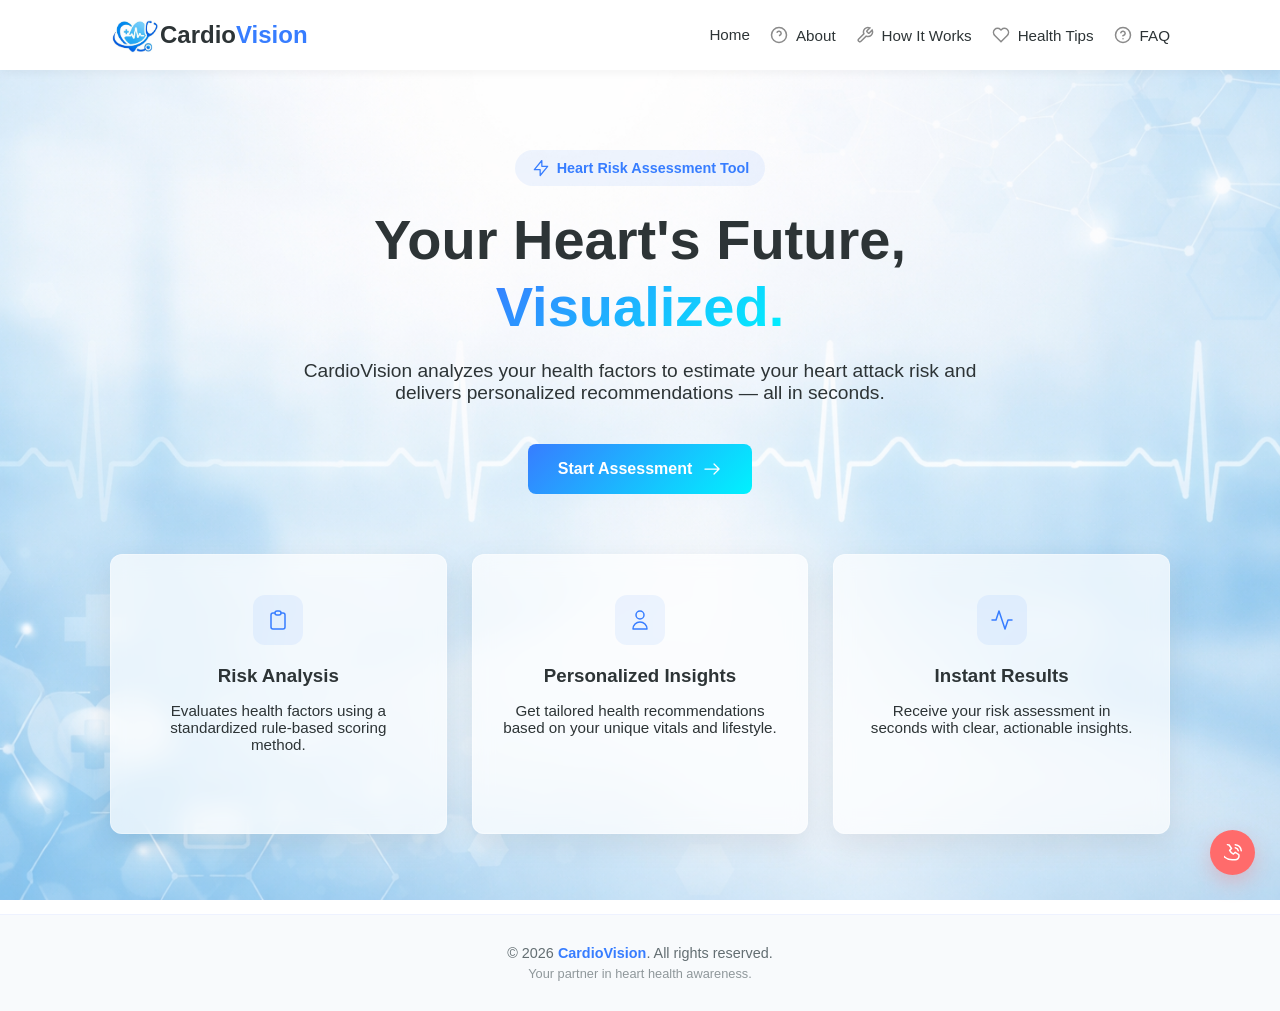
<file: index.html>
<!DOCTYPE html>
<html lang="en">
<head>
    <meta charset="UTF-8">
    <meta name="viewport" content="width=device-width, initial-scale=1.0">
    <title>CardioVision | Heart Risk Assessment Tool</title>
    <link rel="stylesheet" href="style.css">
    <link rel="preconnect" href="https://fonts.googleapis.com">
    <link rel="preconnect" href="https://fonts.gstatic.com" crossorigin>
    <link href="https://fonts.googleapis.com/css2?family=Inter:wght@400;600;700&display=swap" rel="stylesheet">
</head>
<body>

   <nav class="navbar">
    <div class="nav-container">
        <div class="logo"><img src="images/logo4.jpeg" alt="CardioVision Logo" style="width: 50px; height: 50px;">Cardio<span>Vision</span></div>
        <ul class="nav-links">
            <li><a href="index.html">Home</a></li>
            <li><a href="about.html">
                <svg width="18" height="18" viewBox="0 0 24 24" fill="none" stroke="currentColor" stroke-width="2"><circle cx="12" cy="12" r="10"/><path d="M9.09 9a3 3 0 0 1 5.83 1c0 2-3 3-3 3"/><line x1="12" y1="17" x2="12.01" y2="17"/></svg>
                About</a></li>
            <li><a href="how-it-works.html">
                <svg width="18" height="18" viewBox="0 0 24 24" fill="none" stroke="currentColor" stroke-width="2"><path d="M14.7 6.3a1 1 0 0 0 0 1.4l1.6 1.6a1 1 0 0 0 1.4 0l3.77-3.77a6 6 0 0 1-7.94 7.94l-6.91 6.91a2.12 2.12 0 0 1-3-3l6.91-6.91a6 6 0 0 1 7.94-7.94l-3.76 3.76z"/></svg>
                How It Works</a></li>
            <li><a href="health-tips.html">
                <svg width="18" height="18" viewBox="0 0 24 24" fill="none" stroke="currentColor" stroke-width="2"><path d="M20.42 4.58a5.4 5.4 0 0 0-7.65 0l-.77.78-.77-.78a5.4 5.4 0 0 0-7.65 0C1.46 6.7 1.33 10.28 4 13l8 8 8-8c2.67-2.72 2.54-6.3.42-8.42z"/></svg>
                Health Tips</a></li>
 
<li>
    <a href="faq.html">
        <svg xmlns="http://www.w3.org/2000/svg" width="18" height="18" viewBox="0 0 24 24" fill="none" stroke="currentColor" stroke-width="2" stroke-linecap="round" stroke-linejoin="round" class="feather feather-help-circle">
            <circle cx="12" cy="12" r="10"></circle>
            <path d="M9.09 9a3 3 0 0 1 5.83 1c0 2-3 3-3 3"></path>
            <line x1="12" y1="17" x2="12.01" y2="17"></line>
        </svg>
        <span>FAQ</span>
    </a>
</li>
        </ul>
    </div>
</nav>


    <main id="main-content">
        <section id="home" class="hero">
            <div class="container">
                <div class="badge-tag">
                    <svg width="20" height="20" viewBox="0 0 24 24" fill="none" xmlns="http://www.w3.org/2000/svg"><path d="M13 10V3L4 14h7v7l9-11h-7z" stroke="#377DFF" stroke-width="1.5" stroke-linecap="round" stroke-linejoin="round"/></svg>
                    Heart Risk Assessment Tool
                </div>
                <h1>Your Heart's Future,<br><span>Visualized.</span></h1>
                <p>CardioVision analyzes your health factors to estimate your heart attack risk and delivers personalized recommendations — all in seconds.</p>
               <a href="assessment.html" class="btn-primary" style="text-decoration: none; display: inline-flex; align-items: center; gap: 10px;">
    Start Assessment 
    <svg width="20" height="20" viewBox="0 0 24 24" fill="none" xmlns="http://www.w3.org/2000/svg">
        <path d="M14.43 5.93L20.5 12l-6.07 6.07M3.5 12h16.83" stroke="#fff" stroke-width="1.5" stroke-miterlimit="10" stroke-linecap="round" stroke-linejoin="round"/>
    </svg>
</a>
                
                <div class="feature-grid">
                    <div class="feature-card">
                        <div class="icon-center-container">
                            <div class="icon-square-bg">
                                <svg width="24" height="24" viewBox="0 0 24 24" fill="none" xmlns="http://www.w3.org/2000/svg"><path d="M9 5H7a2 2 0 00-2 2v12a2 2 0 002 2h10a2 2 0 002-2V7a2 2 0 00-2-2h-2M9 5a2 2 0 002 2h2a2 2 0 002-2M9 5a2 2 0 012-2h2a2 2 0 012 2" stroke="#377DFF" stroke-width="1.5" stroke-linecap="round" stroke-linejoin="round"/></svg>
                            </div>
                        </div>
                        <h3>Risk Analysis</h3>
                        <p>Evaluates health factors using a standardized rule-based scoring method.</p>
                    </div>
                    <div class="feature-card">
                        <div class="icon-center-container">
                            <div class="icon-square-bg">
                                <svg width="24" height="24" viewBox="0 0 24 24" fill="none" xmlns="http://www.w3.org/2000/svg"><path d="M16 7a4 4 0 11-8 0 4 4 0 018 0zM12 14a7 7 0 00-7 7h14a7 7 0 00-7-7z" stroke="#377DFF" stroke-width="1.5" stroke-linecap="round" stroke-linejoin="round"/></svg>
                            </div>
                        </div>
                        <h3>Personalized Insights</h3>
                        <p>Get tailored health recommendations based on your unique vitals and lifestyle.</p>
                    </div>
                    <div class="feature-card">
                        <div class="icon-center-container">
                            <div class="icon-square-bg">
                                <svg width="24" height="24" viewBox="0 0 24 24" fill="none" xmlns="http://www.w3.org/2000/svg"><path d="M22 12h-4l-3 9L9 3l-3 9H2" stroke="#377DFF" stroke-width="1.5" stroke-linecap="round" stroke-linejoin="round"/></svg>
                            </div>
                        </div>
                        <h3>Instant Results</h3>
                        <p>Receive your risk assessment in seconds with clear, actionable insights.</p>
                    </div>
                </div>
            </div>
        </section>
           <footer>
    <div class="container">
        <p>&copy; 2026 <span>CardioVision</span>. All rights reserved.</p>
        <p style="font-size: 0.8rem; margin-top: 5px; opacity: 0.7;">
            Your partner in heart health awareness.
        </p>
    </div>
</footer>
<a href="emergency.html" class="floating-emergency">
    <svg xmlns="http://www.w3.org/2000/svg" width="24" height="24" viewBox="0 0 24 24" fill="none" stroke="currentColor" stroke-width="2" stroke-linecap="round" stroke-linejoin="round">
        <path d="M15.05 5A5 5 0 0 1 19 8.95M15.05 1A9 9 0 0 1 23 8.95m-12.01 12.01a16 16 0 0 1-16-16A5 5 0 0 1 5 1c.67 0 1.31.12 1.9.34L10 6.01l-2.45 2.45a11.03 11.03 0 0 0 4.99 4.99L15 11l4.67 3.1c.22.59.34 1.23.34 1.9a5 5 0 0 1-5 5z"></path>
    </svg>
    <span>Emergency</span>
</a>
    </body>
</html>
</file>
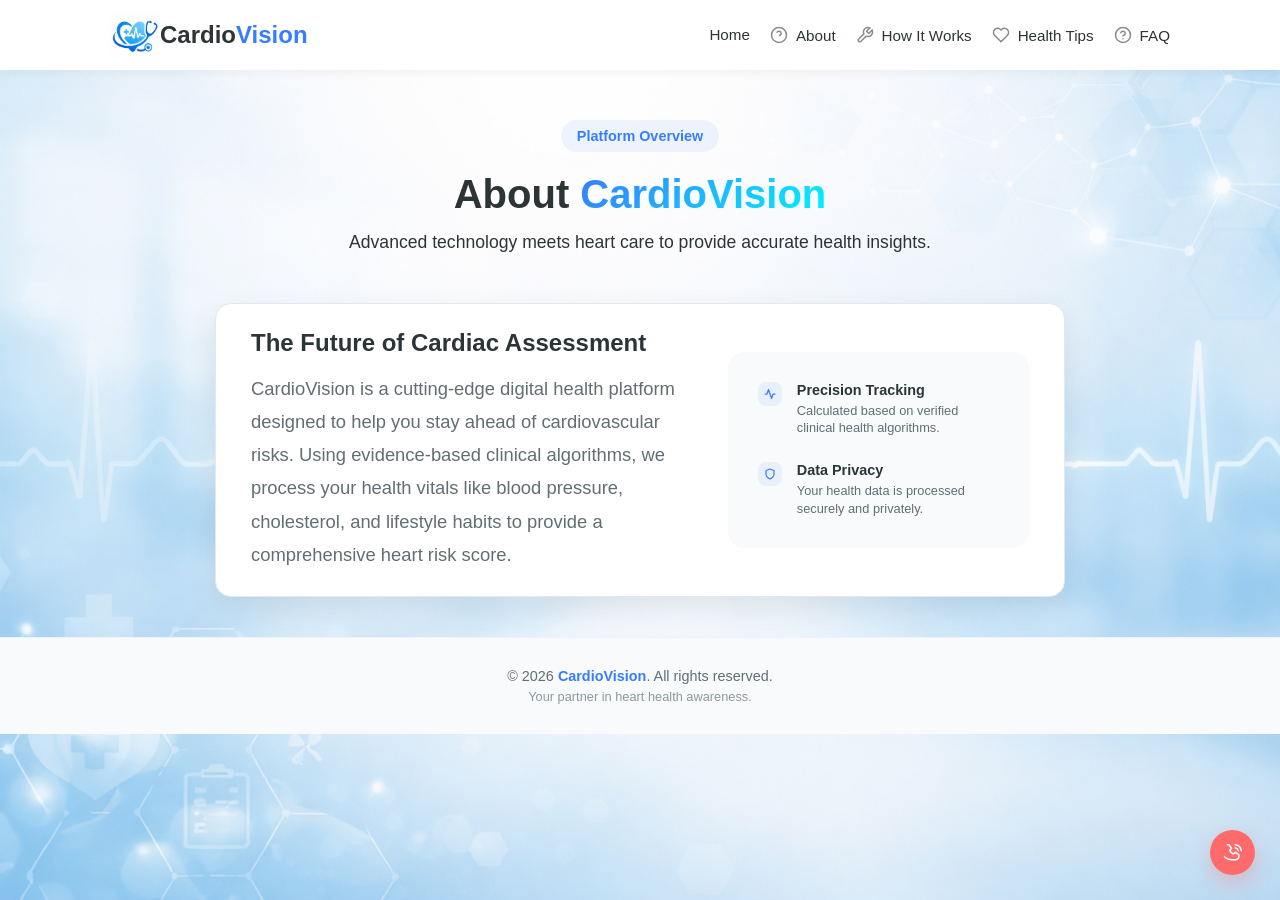
<file: about.html>
<!DOCTYPE html>
<html lang="en">
<head>
    <meta charset="UTF-8">
    <meta name="viewport" content="width=device-width, initial-scale=1.0">
    <title>CardioVision | About</title>
    <link rel="stylesheet" href="style.css">
    <link rel="preconnect" href="https://fonts.googleapis.com">
    <link rel="preconnect" href="https://fonts.gstatic.com" crossorigin>
    <link href="https://fonts.googleapis.com/css2?family=Inter:wght@400;600;700&display=swap" rel="stylesheet">
</head>
<body>
   <nav class="navbar">
    <div class="nav-container">
        <div class="logo"><img src="images/logo4.jpeg" alt="CardioVision Logo" style="width: 50px; height: 50px;">Cardio<span>Vision</span></div>
        <ul class="nav-links">
            <li><a href="index.html">Home</a></li>
            <li><a href="about.html">
                <svg width="18" height="18" viewBox="0 0 24 24" fill="none" stroke="currentColor" stroke-width="2"><circle cx="12" cy="12" r="10"/><path d="M9.09 9a3 3 0 0 1 5.83 1c0 2-3 3-3 3"/><line x1="12" y1="17" x2="12.01" y2="17"/></svg>
                About</a></li>
            <li><a href="how-it-works.html">
                <svg width="18" height="18" viewBox="0 0 24 24" fill="none" stroke="currentColor" stroke-width="2"><path d="M14.7 6.3a1 1 0 0 0 0 1.4l1.6 1.6a1 1 0 0 0 1.4 0l3.77-3.77a6 6 0 0 1-7.94 7.94l-6.91 6.91a2.12 2.12 0 0 1-3-3l6.91-6.91a6 6 0 0 1 7.94-7.94l-3.76 3.76z"/></svg>
                How It Works</a></li>
            <li><a href="health-tips.html">
                <svg width="18" height="18" viewBox="0 0 24 24" fill="none" stroke="currentColor" stroke-width="2"><path d="M20.42 4.58a5.4 5.4 0 0 0-7.65 0l-.77.78-.77-.78a5.4 5.4 0 0 0-7.65 0C1.46 6.7 1.33 10.28 4 13l8 8 8-8c2.67-2.72 2.54-6.3.42-8.42z"/></svg>
                Health Tips</a></li>
                <li>
    <a href="faq.html">
        <svg xmlns="http://www.w3.org/2000/svg" width="18" height="18" viewBox="0 0 24 24" fill="none" stroke="currentColor" stroke-width="2" stroke-linecap="round" stroke-linejoin="round" class="feather feather-help-circle">
            <circle cx="12" cy="12" r="10"></circle>
            <path d="M9.09 9a3 3 0 0 1 5.83 1c0 2-3 3-3 3"></path>
            <line x1="12" y1="17" x2="12.01" y2="17"></line>
        </svg>
        <span>FAQ</span>
    </a>
</li>
                
        </ul>
    </div>
</nav>

   
       <section id="about" class="section bg-white" style="padding-top: 120px;">
    <div class="container">
        <div class="section-header" style="text-align: center; margin-bottom: 50px;">
            <div class="badge-tag">Platform Overview</div>
            <h2 class="section-title">About <span>CardioVision</span></h2>
            <p class="section-text">Advanced technology meets heart care to provide accurate health insights.</p>
        </div>

        <div class="about-card-container no-image">
            <div class="about-content-grid">
                <div class="about-text">
                    <h3 style="margin-bottom: 15px; font-size: 1.5rem;">The Future of Cardiac Assessment</h3>
                    <p class="about-description">
                        CardioVision is a cutting-edge digital health platform designed to help you stay ahead of cardiovascular risks. Using evidence-based clinical algorithms, we process your health vitals like blood pressure, cholesterol, and lifestyle habits to provide a comprehensive heart risk score.
                    </p>
                </div>
                
                <div class="about-stats-box">
                    <div class="a-feat">
                        <svg width="24" height="24" viewBox="0 0 24 24" fill="none" stroke="currentColor" stroke-width="2.5" stroke-linecap="round" stroke-linejoin="round"><path d="M22 12h-4l-3 9L9 3l-3 9H2"/></svg>
                        <div>
                            <strong>Precision Tracking</strong>
                            <p>Calculated based on verified clinical health algorithms.</p>
                        </div>
                    </div>
                    <div class="a-feat">
                        <svg width="24" height="24" viewBox="0 0 24 24" fill="none" stroke="currentColor" stroke-width="2.5" stroke-linecap="round" stroke-linejoin="round"><path d="M12 22s8-4 8-10V5l-8-3-8 3v7c0 6 8 10 8 10z"/></svg>
                        <div>
                            <strong>Data Privacy</strong>
                            <p>Your health data is processed securely and privately.</p>
                        </div>
                    </div>
                </div>
            </div>
        </div>
    </div>
</section>
   <footer>
    <div class="container">
        <p>&copy; 2026 <span>CardioVision</span>. All rights reserved.</p>
        <p style="font-size: 0.8rem; margin-top: 5px; opacity: 0.7;">
            Your partner in heart health awareness.
        </p>
    </div>
</footer>
<a href="emergency.html" class="floating-emergency">
    <svg xmlns="http://www.w3.org/2000/svg" width="24" height="24" viewBox="0 0 24 24" fill="none" stroke="currentColor" stroke-width="2" stroke-linecap="round" stroke-linejoin="round">
        <path d="M15.05 5A5 5 0 0 1 19 8.95M15.05 1A9 9 0 0 1 23 8.95m-12.01 12.01a16 16 0 0 1-16-16A5 5 0 0 1 5 1c.67 0 1.31.12 1.9.34L10 6.01l-2.45 2.45a11.03 11.03 0 0 0 4.99 4.99L15 11l4.67 3.1c.22.59.34 1.23.34 1.9a5 5 0 0 1-5 5z"></path>
    </svg>
    <span>Emergency</span>
</a>

</body>
</html>
</file>
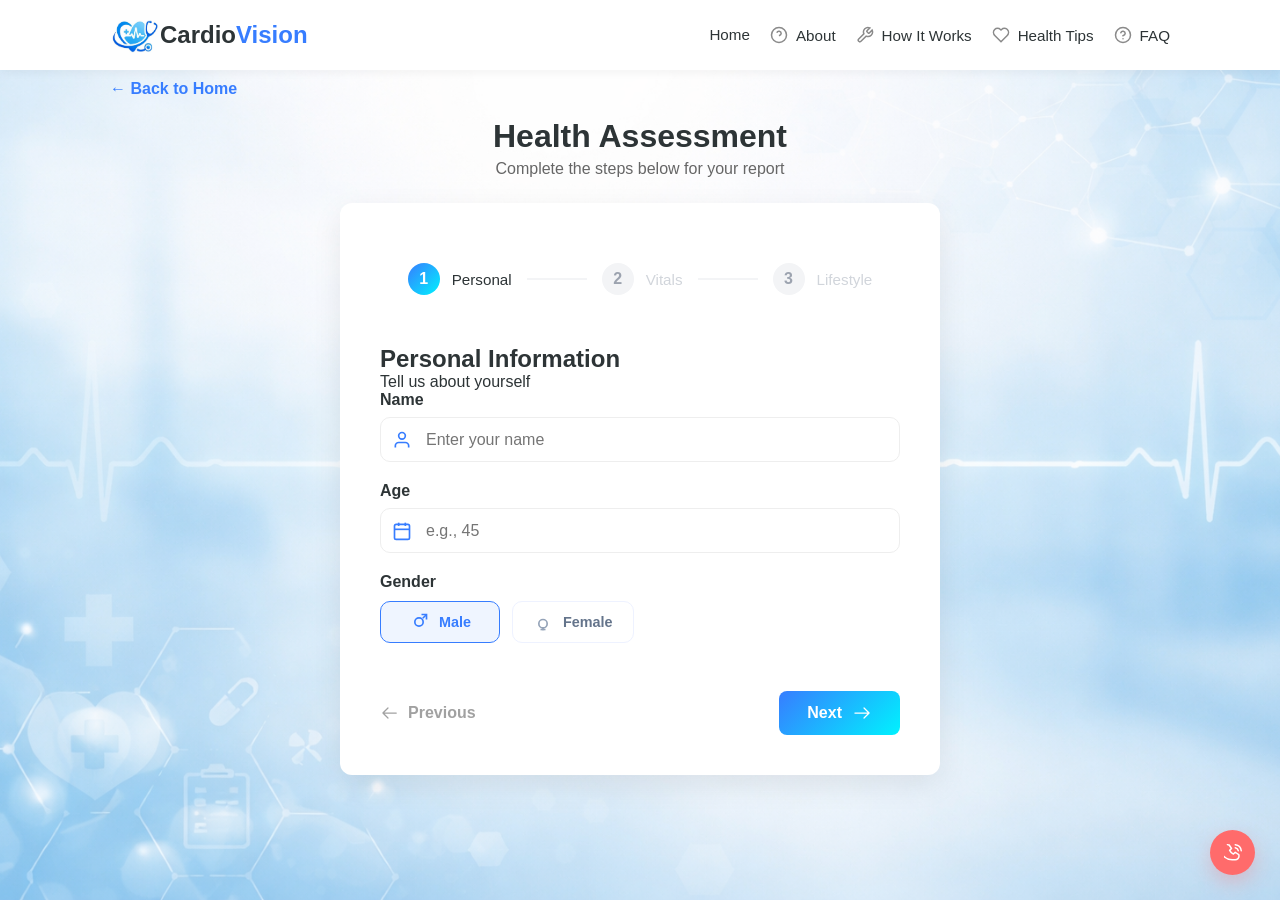
<file: assessment.html>
<!DOCTYPE html>
<html lang="en">
<head>
    <meta charset="UTF-8">
    <meta name="viewport" content="width=device-width, initial-scale=1.0">
    <title>CardioVision | Assessment</title>
    <link rel="stylesheet" href="style.css">
    <link rel="preconnect" href="https://fonts.googleapis.com">
    <link rel="preconnect" href="https://fonts.gstatic.com" crossorigin>
    <link href="https://fonts.googleapis.com/css2?family=Inter:wght@400;600;700&display=swap" rel="stylesheet">
</head>
<body>
   <nav class="navbar">
    <div class="nav-container">
        <div class="logo"><img src="images/logo4.jpeg" alt="CardioVision Logo" style="width: 50px; height: 50px;">Cardio<span>Vision</span></div>
        <ul class="nav-links">
            <li><a href="index.html">Home</a></li>
            <li><a href="about.html">
                <svg width="18" height="18" viewBox="0 0 24 24" fill="none" stroke="currentColor" stroke-width="2"><circle cx="12" cy="12" r="10"/><path d="M9.09 9a3 3 0 0 1 5.83 1c0 2-3 3-3 3"/><line x1="12" y1="17" x2="12.01" y2="17"/></svg>
                About</a></li>
            <li><a href="how-it-works.html">
                <svg width="18" height="18" viewBox="0 0 24 24" fill="none" stroke="currentColor" stroke-width="2"><path d="M14.7 6.3a1 1 0 0 0 0 1.4l1.6 1.6a1 1 0 0 0 1.4 0l3.77-3.77a6 6 0 0 1-7.94 7.94l-6.91 6.91a2.12 2.12 0 0 1-3-3l6.91-6.91a6 6 0 0 1 7.94-7.94l-3.76 3.76z"/></svg>
                How It Works</a></li>
            <li><a href="health-tips.html">
                <svg width="18" height="18" viewBox="0 0 24 24" fill="none" stroke="currentColor" stroke-width="2"><path d="M20.42 4.58a5.4 5.4 0 0 0-7.65 0l-.77.78-.77-.78a5.4 5.4 0 0 0-7.65 0C1.46 6.7 1.33 10.28 4 13l8 8 8-8c2.67-2.72 2.54-6.3.42-8.42z"/></svg>
                Health Tips</a></li>
                <li>
    <a href="faq.html">
        <svg xmlns="http://www.w3.org/2000/svg" width="18" height="18" viewBox="0 0 24 24" fill="none" stroke="currentColor" stroke-width="2" stroke-linecap="round" stroke-linejoin="round" class="feather feather-help-circle">
            <circle cx="12" cy="12" r="10"></circle>
            <path d="M9.09 9a3 3 0 0 1 5.83 1c0 2-3 3-3 3"></path>
            <line x1="12" y1="17" x2="12.01" y2="17"></line>
        </svg>
        <span>FAQ</span>
    </a>
</li>
        </ul>
    </div>
</nav>

       <section id="assessment-view" class="section">
        <div class="container">
            <button class="btn-back" onclick="showHome()">← Back to Home</button>
            <div id="assessment-heading" style="text-align: center; margin-bottom: 25px;">
        <h1 style="font-size: 2rem; color: var(--text-dark); margin-bottom: 5px;">Health Assessment</h1>
        <p style="color: #666;">Complete the steps below for your report</p>
    </div>
           <form class="assessment-card" id="multiStepForm">
                <div class="progbar-container">
                    <div class="progbar-item current" id="pb-item-1">
                        <div class="progbar-circle">1</div>
                        <span class="progbar-text">Personal</span>
                    </div>
                    <div class="progbar-line"></div>
                    <div class="progbar-item" id="pb-item-2">
                        <div class="progbar-circle">2</div>
                        <span class="progbar-text">Vitals</span>
                    </div>
                    <div class="progbar-line"></div>
                    <div class="progbar-item" id="pb-item-3">
                        <div class="progbar-circle">3</div>
                        <span class="progbar-text">Lifestyle</span>
                    </div>
                </div>

                <div class="form-step active" id="step1">
                    <h2>Personal Information</h2>
                    <p class="subtitle">Tell us about yourself</p>
                    <div class="form-group">
    <label>Name</label>
    <div class="input-with-icon">
        <svg width="20" height="20" viewBox="0 0 24 24" fill="none" stroke="currentColor" stroke-width="2" class="input-icon">
            <path d="M20 21v-2a4 4 0 0 0-4-4H8a4 4 0 0 0-4 4v2"/>
            <circle cx="12" cy="7" r="4"/>
        </svg>
   <input type="text" id="userName" placeholder="Enter your name" required>
    </div>
</div>
                   <div class="form-group">
    <label>Age</label>
    <div class="input-with-icon">
       
<svg width="20" height="20" viewBox="0 0 24 24" fill="none" stroke="currentColor" stroke-width="2" class="input-icon">
<rect x="3" y="4" width="18" height="18" rx="2" ry="2"></rect>
<line x1="16" y1="2" x2="16" y2="6"></line>
<line x1="8" y1="2" x2="8" y2="6"></line>
<line x1="3" y1="10" x2="21" y2="10"></line>
</svg>
        <input type="number" id="userAge" placeholder="e.g., 45">
    </div>
</div>
                    <div class="form-group">
    <label>Gender</label>
    <div class="gender-selection">
        <label class="gender-option">
            <input type="radio" name="gender" value="male" id="male" checked>
            <div class="gender-box">
                <svg width="20" height="20" viewBox="0 0 24 24" fill="none" stroke="currentColor" stroke-width="2"><path d="M12 12m-5 0a5 5 0 1 0 10 0a5 5 0 1 0 -10 0"/><path d="M16.5 7.5L21 3"/><path d="M15 3h6v6"/></svg>
                <span>Male</span>
            </div>
        </label>
        
        <label class="gender-option">
            <input type="radio" name="gender" value="female" id="female">
            <div class="gender-box">
                <svg width="20" height="20" viewBox="0 0 24 24" fill="none" stroke="currentColor" stroke-width="2"><path d="M12 14m-5 0a5 5 0 1 0 10 0a5 5 0 1 0 -10 0"/><path d="M12 19v3"/><path d="M9 21h6"/></svg>
                <span>Female</span>
            </div>
        </label>
    </div>
</div>
                    <div class="form-btns-fixed">
                        <button type="button" class="btn-prev" disabled>
                            <svg width="20" height="20" viewBox="0 0 24 24" fill="none" stroke="currentColor" stroke-width="1.5"><path d="M19.5 12h-16m0 0l6.07 6.07M3.5 12l6.07-6.07" stroke-linecap="round" stroke-linejoin="round"/></svg>
                            Previous
                        </button>
                        <button type="button" class="btn-next-blue" onclick="nextStep(2)">
                            Next
                            <svg width="20" height="20" viewBox="0 0 24 24" fill="none" xmlns="http://www.w3.org/2000/svg"><path d="M14.43 5.93L20.5 12l-6.07 6.07M3.5 12h16.83" stroke="#fff" stroke-width="1.5" stroke-miterlimit="10" stroke-linecap="round" stroke-linejoin="round"/></svg>
                        </button>
                    </div>
                </div>

                <div class="form-step" id="step2">
                    <h2>Health Vitals</h2>
                    <p class="subtitle">Enter your key health numbers</p>
                    <div class="form-group">
    <label>Systolic Blood Pressure (mmHg)</label>
    <div class="input-with-icon">
        <svg width="20" height="20" viewBox="0 0 24 24" fill="none" stroke="currentColor" stroke-width="2" class="input-icon">
<path d="M20.8 4.6c-1.5-1.5-4-1.5-5.5 0L12 7.9 8.7 4.6c-1.5-1.5-4-1.5-5.5 0s-1.5 4 0 5.5L12 21l8.8-10.9c1.5-1.5 1.5-4 0-5.5z"/>
<polyline points="3 12 7 12 9 9 11 15 13 12 17 12"/>
</svg>
        <input type="number" id="userBP" placeholder="e.g., 120">
    </div>
     <small>Normal: ~120 | High: 140+</small>
</div>
                    <div class="form-group">
    <label>Total Cholesterol (mg/dL)</label>
    <div class="input-with-icon">
        <svg width="20" height="20" viewBox="0 0 24 24" fill="none" stroke="currentColor" stroke-width="2" class="input-icon">
<path d="M12 2C12 2 6 10 6 14a6 6 0 0 0 12 0c0-4-6-12-6-12z"/>
</svg>
        <input type="number" id="userChol" placeholder="e.g., 200">
       </div>
     <small>Desirable: <200 | High: 240+</small>
</div>
                  <div class="form-group">
    <label>BMI (Body Mass Index)</label>
    <div class="input-with-icon">
        <svg width="20" height="20" viewBox="0 0 24 24" fill="none" stroke="currentColor" stroke-width="2" class="input-icon">
<rect x="4" y="4" width="16" height="16" rx="3"/>
<circle cx="12" cy="10" r="2"/>
<line x1="12" y1="10" x2="16" y2="7"/>
</svg>
        <input type="number" step="0.1" id="userBMI" placeholder="e.g., 24.5">
    </div>
    <small>Normal: 18.5-24.9 | Overweight: 25-29.9 | Obese: 30+</small>
</div>
                    
                    <div class="form-btns-fixed">
                        <button type="button" class="btn-prev" onclick="nextStep(1)">
                            <svg width="20" height="20" viewBox="0 0 24 24" fill="none" stroke="currentColor" stroke-width="1.5"><path d="M19.5 12h-16m0 0l6.07 6.07M3.5 12l6.07-6.07" stroke-linecap="round" stroke-linejoin="round"/></svg>
                            Previous
                        </button>
                        <button type="button" class="btn-next-blue" onclick="nextStep(3)">
                            Next
                            <svg width="20" height="20" viewBox="0 0 24 24" fill="none" xmlns="http://www.w3.org/2000/svg"><path d="M14.43 5.93L20.5 12l-6.07 6.07M3.5 12h16.83" stroke="#fff" stroke-width="1.5" stroke-miterlimit="10" stroke-linecap="round" stroke-linejoin="round"/></svg>
                        </button>
                    </div>
                </div>

                <div class="form-step" id="step3">
                    <h2>Lifestyle & History</h2>
                    <p class="subtitle">A few more details for accurate analysis</p>
                    <div class="form-group">
    <label>Physical Activity Level</label>

    <div class="input-with-icon">

        <!-- Activity Icon -->
        <svg width="20" height="20" viewBox="0 0 24 24" fill="none" stroke="currentColor" stroke-width="2" class="input-icon">
            <circle cx="13" cy="4" r="2"/>
            <path d="M9 22l3-6 2 2 4-4"/>
            <path d="M7 12l3-3 2 2"/>
        </svg>

        <select id="userActivity">
            <option value="low">Low — No exercise</option>
            <option value="moderate">Moderate — Some regular exercise</option>
            <option value="high">High — Frequent exercise</option>
        </select>

    </div>
</div>
        <div class="checkbox-group">
    <label class="custom-checkbox">
        <input type="checkbox" id="smoke">
        <div class="checkbox-box">
            <svg class="check-icon" width="20" height="20" viewBox="0 0 24 24" fill="none" stroke="currentColor" stroke-width="2">
<line x1="2" y1="12" x2="16" y2="12"/>
<line x1="16" y1="12" x2="20" y2="12"/>
<line x1="20" y1="10" x2="20" y2="14"/>
<path d="M18 7c1 1 1 2 0 3"/>
<path d="M21 6c1 1 1 3 0 4"/>
</svg>

            <span>I currently smoke</span>
        </div>
    </label>

    <label class="custom-checkbox">
        <input type="checkbox" id="diabetes">
        <div class="checkbox-box">
            <svg  class="check-icon" width="20" height="20" viewBox="0 0 24 24" fill="none" stroke="currentColor" stroke-width="2">
<path d="M12 2C12 2 6 10 6 14a6 6 0 0 0 12 0c0-4-6-12-6-12z"/>
</svg>
            <span>I have diabetes</span>
        </div>
    </label>

    <label class="custom-checkbox">
        <input type="checkbox" id="family">
        <div class="checkbox-box">
            <svg  class="check-icon" width="20" height="20" viewBox="0 0 24 24" fill="none" stroke="currentColor" stroke-width="2">
<path d="M20.8 4.6c-1.5-1.5-4-1.5-5.5 0L12 7.9 8.7 4.6c-1.5-1.5-4-1.5-5.5 0s-1.5 4 0 5.5L12 21l8.8-10.9c1.5-1.5 1.5-4 0-5.5z"/>
</svg>
            <span>Family history of heart disease</span>
        </div>
    </label>
</div>
                    <div class="form-btns-fixed">
                       <button type="button" class="btn-prev" onclick="nextStep(2)">
                            <svg width="20" height="20" viewBox="0 0 24 24" fill="none" stroke="currentColor" stroke-width="1.5"><path d="M19.5 12h-16m0 0l6.07 6.07M3.5 12l6.07-6.07" stroke-linecap="round" stroke-linejoin="round"/></svg>
                            Previous
                        </button>
                        <button type="button" class="btn-predict-risk" onclick="calculateRisk()">
                            <svg width="24" height="24" viewBox="0 0 24 24" fill="none" xmlns="http://www.w3.org/2000/svg"><path d="M12.62 20.81c-.34.12-.9.12-1.24 0C8.48 19.82 2 15.69 2 8.69 2 5.6 4.49 3.1 7.56 3.1c1.82 0 3.43.88 4.44 2.24a5.53 5.53 0 0 1 4.44-2.24C19.51 3.1 22 5.6 22 8.69c0 7-6.48 11.13-9.38 12.12z" stroke="#fff" stroke-width="1.5" stroke-linecap="round" stroke-linejoin="round"/></svg>
                            Predict Risk
                        </button>
                    </div>
                </div>
                </form>

          
</div>
    </section>
    <a href="emergency.html" class="floating-emergency">
    <svg xmlns="http://www.w3.org/2000/svg" width="24" height="24" viewBox="0 0 24 24" fill="none" stroke="currentColor" stroke-width="2" stroke-linecap="round" stroke-linejoin="round">
        <path d="M15.05 5A5 5 0 0 1 19 8.95M15.05 1A9 9 0 0 1 23 8.95m-12.01 12.01a16 16 0 0 1-16-16A5 5 0 0 1 5 1c.67 0 1.31.12 1.9.34L10 6.01l-2.45 2.45a11.03 11.03 0 0 0 4.99 4.99L15 11l4.67 3.1c.22.59.34 1.23.34 1.9a5 5 0 0 1-5 5z"></path>
    </svg>
    <span>Emergency</span>
</a>

    <script src="script.js"></script>
</body>
</html>
</file>
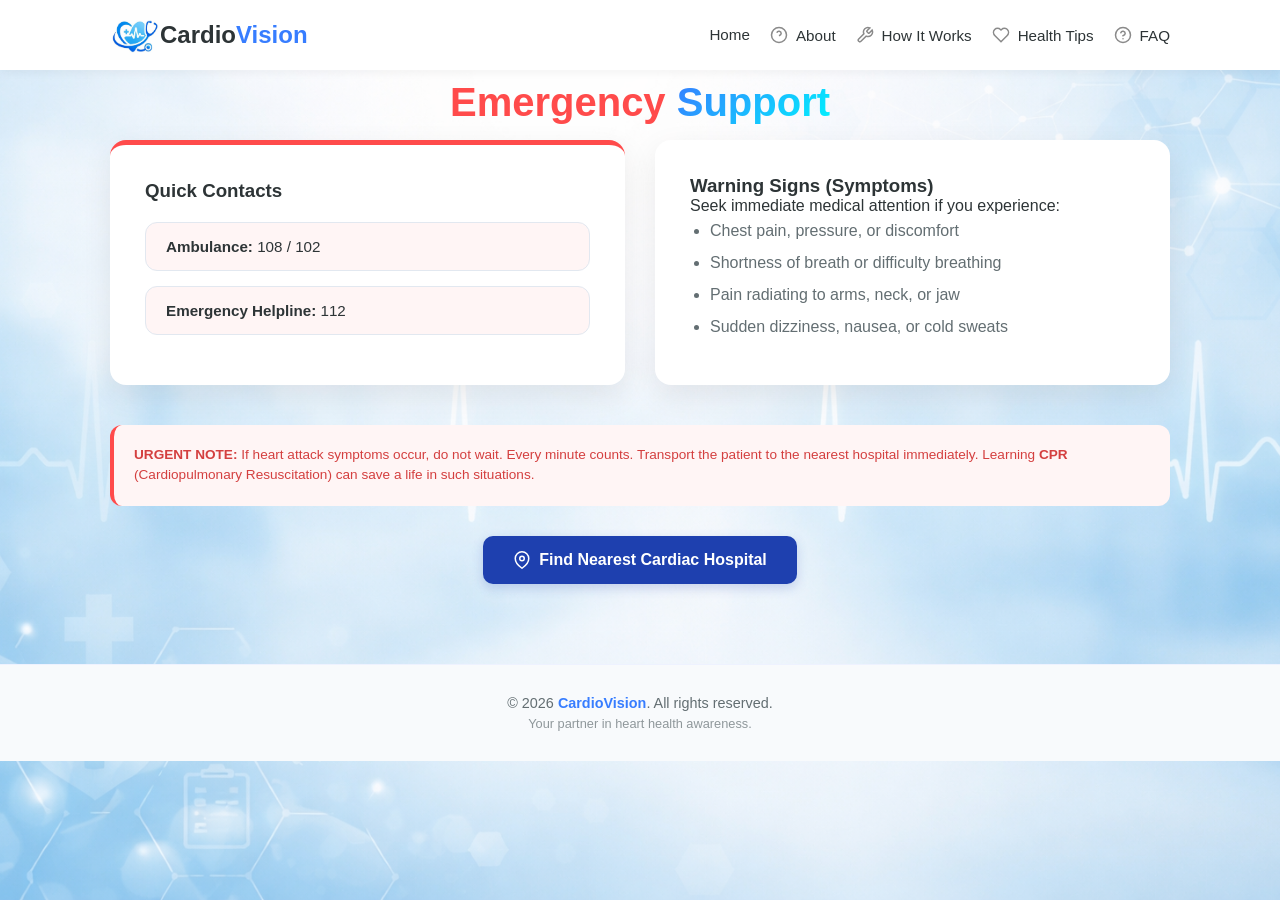
<file: emergency.html>
<!DOCTYPE html>
<html lang="en">
<head>
    <meta charset="UTF-8">
    <meta name="viewport" content="width=device-width, initial-scale=1.0">
    <title>CardioVision | About</title>
    <link rel="stylesheet" href="style.css">
    <link rel="preconnect" href="https://fonts.googleapis.com">
    <link rel="preconnect" href="https://fonts.gstatic.com" crossorigin>
    <link href="https://fonts.googleapis.com/css2?family=Inter:wght@400;600;700&display=swap" rel="stylesheet">
</head>
<body>
   <nav class="navbar">
    <div class="nav-container">
        <div class="logo"><img src="images/logo4.jpeg" alt="CardioVision Logo" style="width: 50px; height: 50px;">Cardio<span>Vision</span></div>
        <ul class="nav-links">
            <li><a href="index.html">Home</a></li>
            <li><a href="about.html">
                <svg width="18" height="18" viewBox="0 0 24 24" fill="none" stroke="currentColor" stroke-width="2"><circle cx="12" cy="12" r="10"/><path d="M9.09 9a3 3 0 0 1 5.83 1c0 2-3 3-3 3"/><line x1="12" y1="17" x2="12.01" y2="17"/></svg>
                About</a></li>
            <li><a href="how-it-works.html">
                <svg width="18" height="18" viewBox="0 0 24 24" fill="none" stroke="currentColor" stroke-width="2"><path d="M14.7 6.3a1 1 0 0 0 0 1.4l1.6 1.6a1 1 0 0 0 1.4 0l3.77-3.77a6 6 0 0 1-7.94 7.94l-6.91 6.91a2.12 2.12 0 0 1-3-3l6.91-6.91a6 6 0 0 1 7.94-7.94l-3.76 3.76z"/></svg>
                How It Works</a></li>
            <li><a href="health-tips.html">
                <svg width="18" height="18" viewBox="0 0 24 24" fill="none" stroke="currentColor" stroke-width="2"><path d="M20.42 4.58a5.4 5.4 0 0 0-7.65 0l-.77.78-.77-.78a5.4 5.4 0 0 0-7.65 0C1.46 6.7 1.33 10.28 4 13l8 8 8-8c2.67-2.72 2.54-6.3.42-8.42z"/></svg>
                Health Tips</a></li>
                <li>
    <a href="faq.html">
        <svg xmlns="http://www.w3.org/2000/svg" width="18" height="18" viewBox="0 0 24 24" fill="none" stroke="currentColor" stroke-width="2" stroke-linecap="round" stroke-linejoin="round" class="feather feather-help-circle">
            <circle cx="12" cy="12" r="10"></circle>
            <path d="M9.09 9a3 3 0 0 1 5.83 1c0 2-3 3-3 3"></path>
            <line x1="12" y1="17" x2="12.01" y2="17"></line>
        </svg>
        <span>FAQ</span>
    </a>
</li>
                
        </ul>
    </div>
</nav>

<section class="section">
    <div class="container">
        <h2 class="section-title" style="color: #FF4B4B;">Emergency <span>Support</span></h2>
        
        <div class="emergency-grid" style="display: grid; grid-template-columns: 1fr 1fr; gap: 30px;">
            <div class="results-card" style="border-top: 5px solid #FF4B4B;">
                <h3>Quick Contacts</h3>
                <ul class="rec-list">
                    <li style="background: #FFF5F5;"><strong>Ambulance:</strong> 108 / 102</li>
                    <li style="background: #FFF5F5;"><strong>Emergency Helpline:</strong> 112</li>
                </ul>
            </div>

            <div class="results-card">
                <h3>Warning Signs (Symptoms)</h3>
                <p>Seek immediate medical attention if you experience:</p>
                <ul style="padding-left: 20px; color: var(--text-light); line-height: 2;">
                    <li>Chest pain, pressure, or discomfort</li>
                    <li>Shortness of breath or difficulty breathing</li>
                    <li>Pain radiating to arms, neck, or jaw</li>
                    <li>Sudden dizziness, nausea, or cold sweats</li>
                </ul>
            </div>
        </div>

        <div class="final-disclaimer-box" style="margin-top: 40px; background: #FFF5F5; border-left-color: #FF4B4B; padding: 20px; border-radius: 12px;">
            <p style="color: #d43f3f;"><strong>URGENT NOTE:</strong> If heart attack symptoms occur, do not wait. Every minute counts. Transport the patient to the nearest hospital immediately. Learning <strong>CPR</strong> (Cardiopulmonary Resuscitation) can save a life in such situations.</p>
        </div>
    </div>
  <div style="text-align: center; margin-top: 30px;">
    <a href="https://www.google.com/maps/search/cardiac+hospital+near+me" 
       target="_blank" 
       class="btn-hospital-map">
        <svg xmlns="http://www.w3.org/2000/svg" width="18" height="18" viewBox="0 0 24 24" fill="none" stroke="currentColor" stroke-width="2" stroke-linecap="round" stroke-linejoin="round" style="margin-right: 8px;">
            <path d="M21 10c0 7-9 13-9 13s-9-6-9-13a9 9 0 0 1 18 0z"></path>
            <circle cx="12" cy="10" r="3"></circle>
        </svg>
        Find Nearest Cardiac Hospital
    </a>
</div>
</section>
<footer>
    <div class="container">
        <p>&copy; 2026 <span>CardioVision</span>. All rights reserved.</p>
        <p style="font-size: 0.8rem; margin-top: 5px; opacity: 0.7;">
            Your partner in heart health awareness.
        </p>
    </div>
</footer>

</body>
</html>
</file>
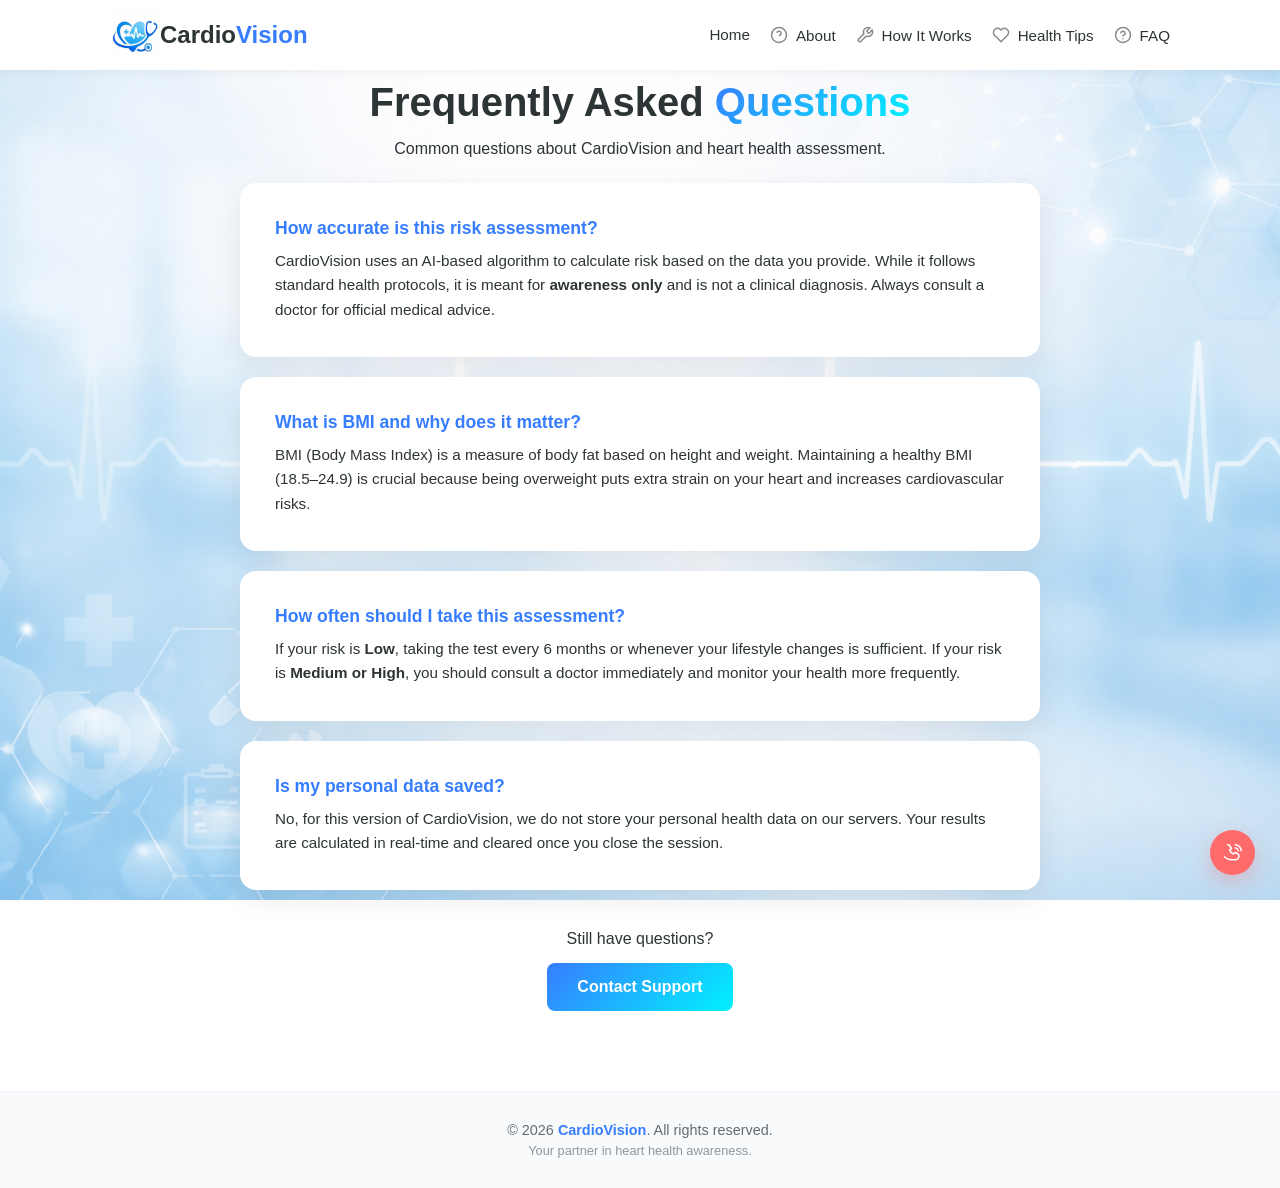
<file: faq.html>
<!DOCTYPE html>
<html lang="en">
<head>
    <meta charset="UTF-8">
    <meta name="viewport" content="width=device-width, initial-scale=1.0">
    <title>CardioVision | Heart Risk Assessment Tool</title>
    <link rel="stylesheet" href="style.css">
    <link rel="preconnect" href="https://fonts.googleapis.com">
    <link rel="preconnect" href="https://fonts.gstatic.com" crossorigin>
    <link href="https://fonts.googleapis.com/css2?family=Inter:wght@400;600;700&display=swap" rel="stylesheet">
</head>
<body>

   <nav class="navbar">
    <div class="nav-container">
        <div class="logo"><img src="images/logo4.jpeg" alt="CardioVision Logo" style="width: 50px; height: 50px;">Cardio<span>Vision</span></div>
        <ul class="nav-links">
            <li><a href="index.html">Home</a></li>
            <li><a href="about.html">
                <svg width="18" height="18" viewBox="0 0 24 24" fill="none" stroke="currentColor" stroke-width="2"><circle cx="12" cy="12" r="10"/><path d="M9.09 9a3 3 0 0 1 5.83 1c0 2-3 3-3 3"/><line x1="12" y1="17" x2="12.01" y2="17"/></svg>
                About</a></li>
            <li><a href="how-it-works.html">
                <svg width="18" height="18" viewBox="0 0 24 24" fill="none" stroke="currentColor" stroke-width="2"><path d="M14.7 6.3a1 1 0 0 0 0 1.4l1.6 1.6a1 1 0 0 0 1.4 0l3.77-3.77a6 6 0 0 1-7.94 7.94l-6.91 6.91a2.12 2.12 0 0 1-3-3l6.91-6.91a6 6 0 0 1 7.94-7.94l-3.76 3.76z"/></svg>
                How It Works</a></li>
            <li><a href="health-tips.html">
                <svg width="18" height="18" viewBox="0 0 24 24" fill="none" stroke="currentColor" stroke-width="2"><path d="M20.42 4.58a5.4 5.4 0 0 0-7.65 0l-.77.78-.77-.78a5.4 5.4 0 0 0-7.65 0C1.46 6.7 1.33 10.28 4 13l8 8 8-8c2.67-2.72 2.54-6.3.42-8.42z"/></svg>
                Health Tips</a></li>
 
<li>
    <a href="faq.html">
        <svg xmlns="http://www.w3.org/2000/svg" width="18" height="18" viewBox="0 0 24 24" fill="none" stroke="currentColor" stroke-width="2" stroke-linecap="round" stroke-linejoin="round" class="feather feather-help-circle">
            <circle cx="12" cy="12" r="10"></circle>
            <path d="M9.09 9a3 3 0 0 1 5.83 1c0 2-3 3-3 3"></path>
            <line x1="12" y1="17" x2="12.01" y2="17"></line>
        </svg>
        <span>FAQ</span>
    </a>
</li>
        </ul>
    </div>
</nav>
<section class="section">
    <div class="container">
        <div class="section-header">
            <h2 class="section-title">Frequently Asked <span>Questions</span></h2>
            <p>Common questions about CardioVision and heart health assessment.</p>
        </div>

        <div class="faq-container" style="max-width: 800px; margin: 0 auto;">
            <div class="results-card" style="margin-bottom: 20px; cursor: pointer;">
                <h3 style="font-size: 1.1rem; color: var(--primary-color);">How accurate is this risk assessment?</h3>
                <p style="margin-top: 10px; font-size: 0.95rem; line-height: 1.6;">
                    CardioVision uses an AI-based algorithm to calculate risk based on the data you provide. While it follows standard health protocols, it is meant for <strong>awareness only</strong> and is not a clinical diagnosis. Always consult a doctor for official medical advice.
                </p>
            </div>

            <div class="results-card" style="margin-bottom: 20px;">
                <h3 style="font-size: 1.1rem; color: var(--primary-color);">What is BMI and why does it matter?</h3>
                <p style="margin-top: 10px; font-size: 0.95rem; line-height: 1.6;">
                    BMI (Body Mass Index) is a measure of body fat based on height and weight. Maintaining a healthy BMI (18.5–24.9) is crucial because being overweight puts extra strain on your heart and increases cardiovascular risks.
                </p>
            </div>

            <div class="results-card" style="margin-bottom: 20px;">
                <h3 style="font-size: 1.1rem; color: var(--primary-color);">How often should I take this assessment?</h3>
                <p style="margin-top: 10px; font-size: 0.95rem; line-height: 1.6;">
                    If your risk is <strong>Low</strong>, taking the test every 6 months or whenever your lifestyle changes is sufficient. If your risk is <strong>Medium or High</strong>, you should consult a doctor immediately and monitor your health more frequently.
                </p>
            </div>

            <div class="results-card" style="margin-bottom: 20px;">
                <h3 style="font-size: 1.1rem; color: var(--primary-color);">Is my personal data saved?</h3>
                <p style="margin-top: 10px; font-size: 0.95rem; line-height: 1.6;">
                    No, for this version of CardioVision, we do not store your personal health data on our servers. Your results are calculated in real-time and cleared once you close the session.
                </p>
            </div>
        </div>

        <div style="text-align: center; margin-top: 40px;">
            <p>Still have questions?</p>
            <a href="emergency.html" class="btn-primary" style="margin-top: 15px;">Contact Support</a>
        </div>
    </div>
    
</section>
<footer>
    <div class="container">
        <p>&copy; 2026 <span>CardioVision</span>. All rights reserved.</p>
        <p style="font-size: 0.8rem; margin-top: 5px; opacity: 0.7;">
            Your partner in heart health awareness.
        </p>
    </div>
</footer>
<a href="emergency.html" class="floating-emergency">
    <svg xmlns="http://www.w3.org/2000/svg" width="24" height="24" viewBox="0 0 24 24" fill="none" stroke="currentColor" stroke-width="2" stroke-linecap="round" stroke-linejoin="round">
        <path d="M15.05 5A5 5 0 0 1 19 8.95M15.05 1A9 9 0 0 1 23 8.95m-12.01 12.01a16 16 0 0 1-16-16A5 5 0 0 1 5 1c.67 0 1.31.12 1.9.34L10 6.01l-2.45 2.45a11.03 11.03 0 0 0 4.99 4.99L15 11l4.67 3.1c.22.59.34 1.23.34 1.9a5 5 0 0 1-5 5z"></path>
    </svg>
    <span>Emergency</span>
</a>

</body>
</html>
</file>
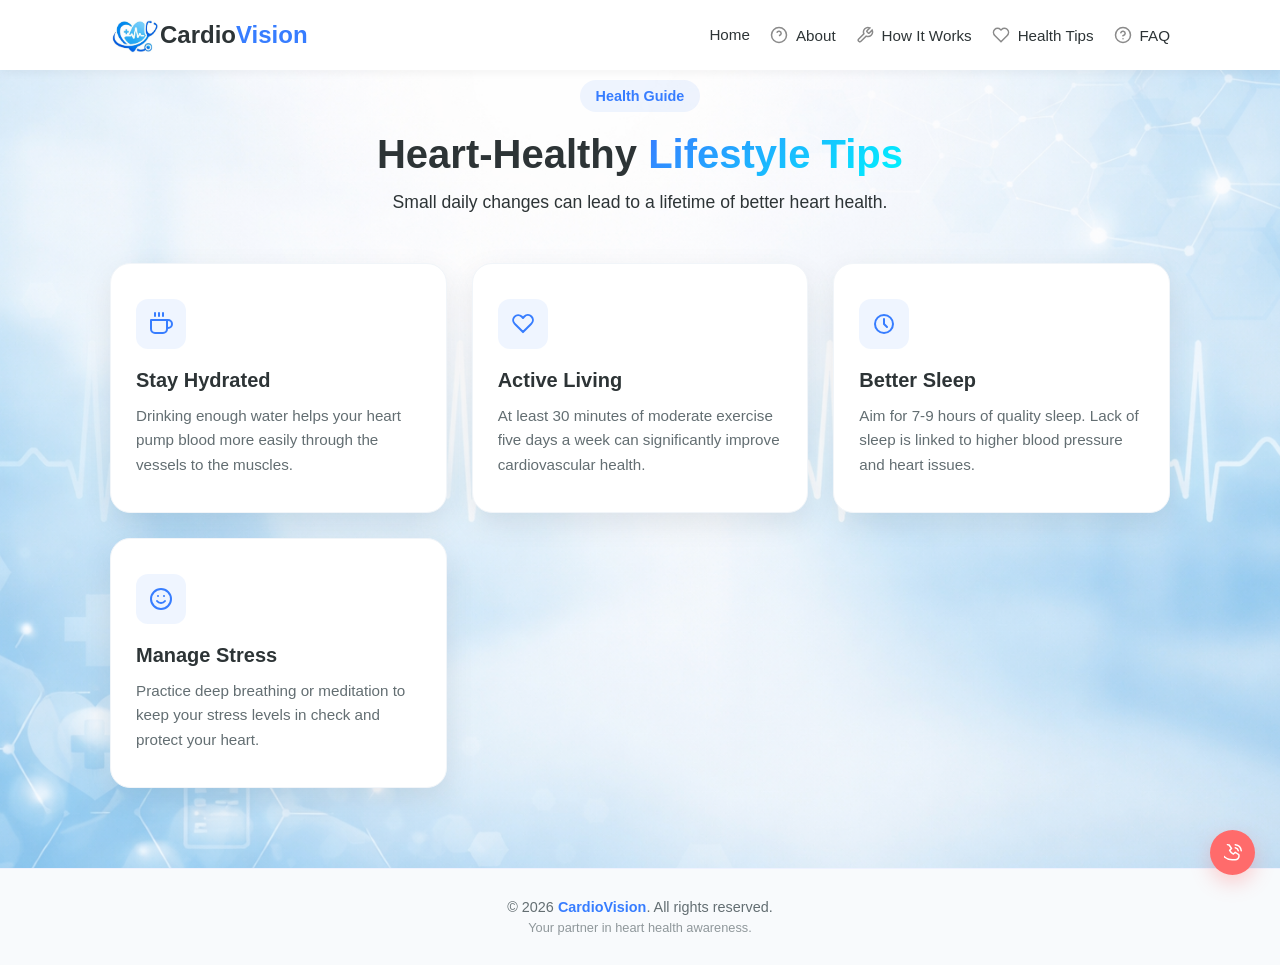
<file: health-tips.html>
<!DOCTYPE html>
<html lang="en">
<head>
    <meta charset="UTF-8">
    <meta name="viewport" content="width=device-width, initial-scale=1.0">
    <title>CardioVision | About</title>
    <link rel="stylesheet" href="style.css">
    <link rel="preconnect" href="https://fonts.googleapis.com">
    <link rel="preconnect" href="https://fonts.gstatic.com" crossorigin>
    <link href="https://fonts.googleapis.com/css2?family=Inter:wght@400;600;700&display=swap" rel="stylesheet">
</head>
<body>
   <nav class="navbar">
    <div class="nav-container">
        <div class="logo"><img src="images/logo4.jpeg" alt="CardioVision Logo" style="width: 50px; height: 50px;">Cardio<span>Vision</span></div>
        <ul class="nav-links">
            <li><a href="index.html">Home</a></li>
            <li><a href="about.html">
                <svg width="18" height="18" viewBox="0 0 24 24" fill="none" stroke="currentColor" stroke-width="2"><circle cx="12" cy="12" r="10"/><path d="M9.09 9a3 3 0 0 1 5.83 1c0 2-3 3-3 3"/><line x1="12" y1="17" x2="12.01" y2="17"/></svg>
                About</a></li>
            <li><a href="how-it-works.html">
                <svg width="18" height="18" viewBox="0 0 24 24" fill="none" stroke="currentColor" stroke-width="2"><path d="M14.7 6.3a1 1 0 0 0 0 1.4l1.6 1.6a1 1 0 0 0 1.4 0l3.77-3.77a6 6 0 0 1-7.94 7.94l-6.91 6.91a2.12 2.12 0 0 1-3-3l6.91-6.91a6 6 0 0 1 7.94-7.94l-3.76 3.76z"/></svg>
                How It Works</a></li>
            <li><a href="health-tips.html">
                <svg width="18" height="18" viewBox="0 0 24 24" fill="none" stroke="currentColor" stroke-width="2"><path d="M20.42 4.58a5.4 5.4 0 0 0-7.65 0l-.77.78-.77-.78a5.4 5.4 0 0 0-7.65 0C1.46 6.7 1.33 10.28 4 13l8 8 8-8c2.67-2.72 2.54-6.3.42-8.42z"/></svg>
                Health Tips</a></li>
                <li>
    <a href="faq.html">
        <svg xmlns="http://www.w3.org/2000/svg" width="18" height="18" viewBox="0 0 24 24" fill="none" stroke="currentColor" stroke-width="2" stroke-linecap="round" stroke-linejoin="round" class="feather feather-help-circle">
            <circle cx="12" cy="12" r="10"></circle>
            <path d="M9.09 9a3 3 0 0 1 5.83 1c0 2-3 3-3 3"></path>
            <line x1="12" y1="17" x2="12.01" y2="17"></line>
        </svg>
        <span>FAQ</span>
    </a>
</li>
        </ul>
    </div>
</nav>


   <section id="tips" class="section">
    <div class="container">
        <div class="section-header" style="text-align: center; margin-bottom: 50px;">
            <div class="badge-tag">Health Guide</div>
            <h2 class="section-title" style="margin-bottom: 15px;">Heart-Healthy <span>Lifestyle Tips</span></h2>
            <p class="section-text">Small daily changes can lead to a lifetime of better heart health.</p>
        </div>

        <div class="tips-grid-modern">
            <div class="tip-card-modern">
                <div class="tip-icon-box">
                    <svg width="24" height="24" viewBox="0 0 24 24" fill="none" stroke="currentColor" stroke-width="2" stroke-linecap="round" stroke-linejoin="round"><path d="M18 8h1a4 4 0 0 1 0 8h-1"></path><path d="M2 8h16v9a4 4 0 0 1-4 4H6a4 4 0 0 1-4-4V8z"></path><line x1="6" y1="1" x2="6" y2="4"></line><line x1="10" y1="1" x2="10" y2="4"></line><line x1="14" y1="1" x2="14" y2="4"></line></svg>
                </div>
                <h3>Stay Hydrated</h3>
                <p>Drinking enough water helps your heart pump blood more easily through the vessels to the muscles.</p>
            </div>

            <div class="tip-card-modern">
                <div class="tip-icon-box">
                    <svg width="24" height="24" viewBox="0 0 24 24" fill="none" stroke="currentColor" stroke-width="2" stroke-linecap="round" stroke-linejoin="round"><path d="M20.42 4.58a5 5 0 0 0-7.07 0l-1.35 1.35-1.35-1.35a5 5 0 0 0-7.07 7.07l1.35 1.35 7.07 7.07 7.07-7.07 1.35-1.35a5 5 0 0 0 0-7.07z"></path></svg>
                </div>
                <h3>Active Living</h3>
                <p>At least 30 minutes of moderate exercise five days a week can significantly improve cardiovascular health.</p>
            </div>

            <div class="tip-card-modern">
                <div class="tip-icon-box">
                    <svg width="24" height="24" viewBox="0 0 24 24" fill="none" stroke="currentColor" stroke-width="2" stroke-linecap="round" stroke-linejoin="round"><path d="M12 21a9 9 0 1 0 0-18 9 9 0 0 0 0 18z"></path><path d="M12 7v5l3 3"></path></svg>
                </div>
                <h3>Better Sleep</h3>
                <p>Aim for 7-9 hours of quality sleep. Lack of sleep is linked to higher blood pressure and heart issues.</p>
            </div>

            <div class="tip-card-modern">
                <div class="tip-icon-box">
                    <svg width="24" height="24" viewBox="0 0 24 24" fill="none" stroke="currentColor" stroke-width="2" stroke-linecap="round" stroke-linejoin="round"><circle cx="12" cy="12" r="10"></circle><path d="M8 14s1.5 2 4 2 4-2 4-2"></path><line x1="9" y1="9" x2="9.01" y2="9"></line><line x1="15" y1="9" x2="15.01" y2="9"></line></svg>
                </div>
                <h3>Manage Stress</h3>
                <p>Practice deep breathing or meditation to keep your stress levels in check and protect your heart.</p>
            </div>
        </div>
    </div>
</section>
   <footer>
    <div class="container">
        <p>&copy; 2026 <span>CardioVision</span>. All rights reserved.</p>
        <p style="font-size: 0.8rem; margin-top: 5px; opacity: 0.7;">
            Your partner in heart health awareness.
        </p>
    </div>
</footer>
<a href="emergency.html" class="floating-emergency">
    <svg xmlns="http://www.w3.org/2000/svg" width="24" height="24" viewBox="0 0 24 24" fill="none" stroke="currentColor" stroke-width="2" stroke-linecap="round" stroke-linejoin="round">
        <path d="M15.05 5A5 5 0 0 1 19 8.95M15.05 1A9 9 0 0 1 23 8.95m-12.01 12.01a16 16 0 0 1-16-16A5 5 0 0 1 5 1c.67 0 1.31.12 1.9.34L10 6.01l-2.45 2.45a11.03 11.03 0 0 0 4.99 4.99L15 11l4.67 3.1c.22.59.34 1.23.34 1.9a5 5 0 0 1-5 5z"></path>
    </svg>
    <span>Emergency</span>
</a>
        

</body>
</html>
</file>
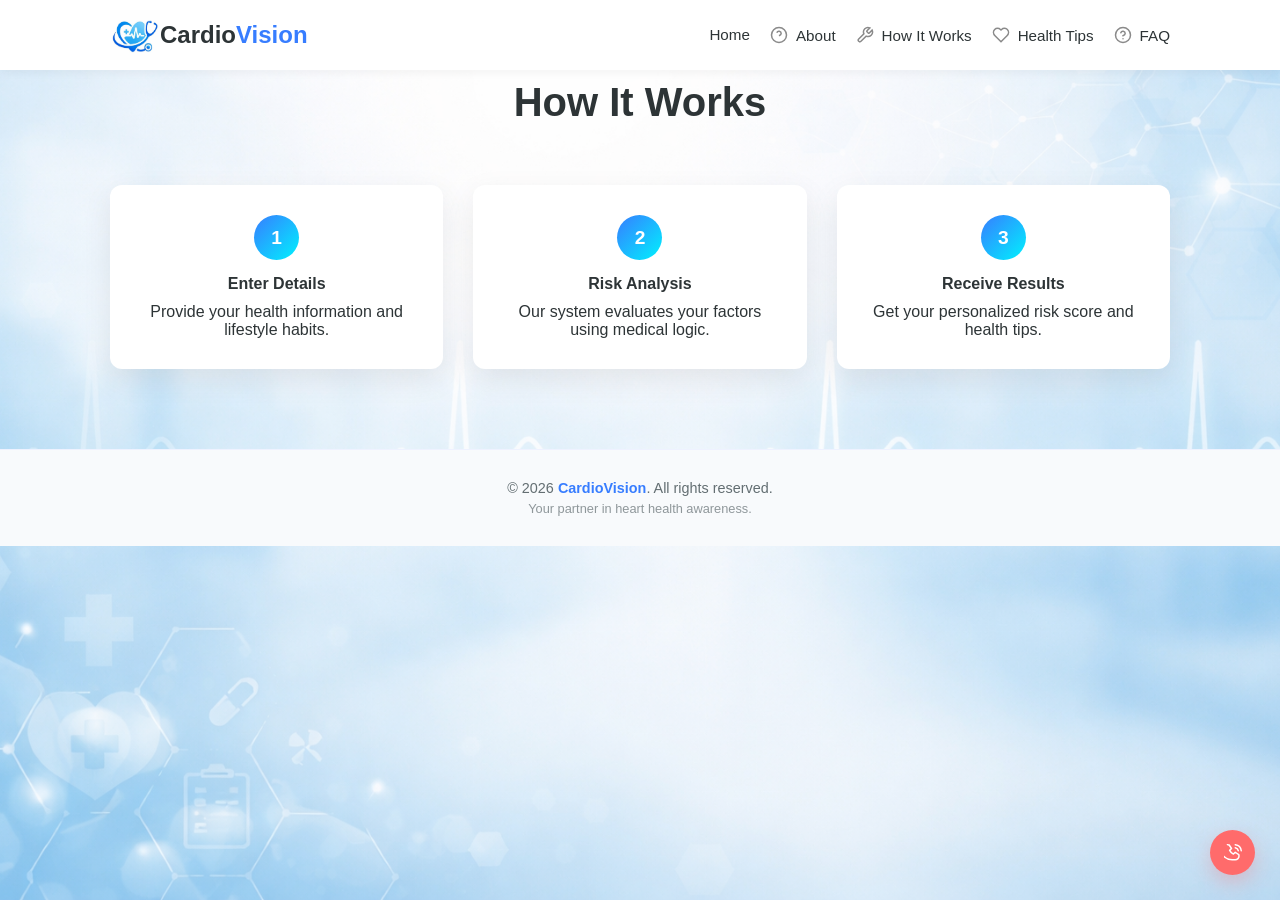
<file: how-it-works.html>
<!DOCTYPE html>
<html lang="en">
<head>
    <meta charset="UTF-8">
    <meta name="viewport" content="width=device-width, initial-scale=1.0">
    <title>CardioVision | How It Works</title>
    <link rel="stylesheet" href="style.css">
    <link rel="preconnect" href="https://fonts.googleapis.com">
    <link rel="preconnect" href="https://fonts.gstatic.com" crossorigin>
    <link href="https://fonts.googleapis.com/css2?family=Inter:wght@400;600;700&display=swap" rel="stylesheet">
</head>
<body>
   <nav class="navbar">
    <div class="nav-container">
        <div class="logo"><img src="images/logo4.jpeg" alt="CardioVision Logo" style="width: 50px; height: 50px;">Cardio<span>Vision</span></div>
        <ul class="nav-links">
            <li><a href="index.html">Home</a></li>
            <li><a href="about.html">
                <svg width="18" height="18" viewBox="0 0 24 24" fill="none" stroke="currentColor" stroke-width="2"><circle cx="12" cy="12" r="10"/><path d="M9.09 9a3 3 0 0 1 5.83 1c0 2-3 3-3 3"/><line x1="12" y1="17" x2="12.01" y2="17"/></svg>
                About</a></li>
            <li><a href="how-it-works.html">
                <svg width="18" height="18" viewBox="0 0 24 24" fill="none" stroke="currentColor" stroke-width="2"><path d="M14.7 6.3a1 1 0 0 0 0 1.4l1.6 1.6a1 1 0 0 0 1.4 0l3.77-3.77a6 6 0 0 1-7.94 7.94l-6.91 6.91a2.12 2.12 0 0 1-3-3l6.91-6.91a6 6 0 0 1 7.94-7.94l-3.76 3.76z"/></svg>
                How It Works</a></li>
            <li><a href="health-tips.html">
                <svg width="18" height="18" viewBox="0 0 24 24" fill="none" stroke="currentColor" stroke-width="2"><path d="M20.42 4.58a5.4 5.4 0 0 0-7.65 0l-.77.78-.77-.78a5.4 5.4 0 0 0-7.65 0C1.46 6.7 1.33 10.28 4 13l8 8 8-8c2.67-2.72 2.54-6.3.42-8.42z"/></svg>
                Health Tips</a></li>
                <li>
    <a href="faq.html">
        <svg xmlns="http://www.w3.org/2000/svg" width="18" height="18" viewBox="0 0 24 24" fill="none" stroke="currentColor" stroke-width="2" stroke-linecap="round" stroke-linejoin="round" class="feather feather-help-circle">
            <circle cx="12" cy="12" r="10"></circle>
            <path d="M9.09 9a3 3 0 0 1 5.83 1c0 2-3 3-3 3"></path>
            <line x1="12" y1="17" x2="12.01" y2="17"></line>
        </svg>
        <span>FAQ</span>
    </a>
</li>
        </ul>
    </div>
</nav>

   
       <section id="how-it-works" class="section">
    <div class="container">
        <h2 class="section-title">How It Works</h2>
        <div class="steps-grid">
            
            <div class="step-card">
                <div class="step-num">1</div> 
                <div class="step-header">Enter Details</div>
                <p>Provide your health information and lifestyle habits.</p>
            </div>

            <div class="step-card">
                <div class="step-num">2</div>
                <div class="step-header">Risk Analysis</div>
                <p>Our system evaluates your factors using medical logic.</p>
            </div>

            <div class="step-card">
                <div class="step-num">3</div>
                <div class="step-header">Receive Results</div>
                <p>Get your personalized risk score and health tips.</p>
            </div>

        </div>
    </div>
</section>
  <footer>
    <div class="container">
        <p>&copy; 2026 <span>CardioVision</span>. All rights reserved.</p>
        <p style="font-size: 0.8rem; margin-top: 5px; opacity: 0.7;">
            Your partner in heart health awareness.
        </p>
    </div>
</footer>

<a href="emergency.html" class="floating-emergency">
    <svg xmlns="http://www.w3.org/2000/svg" width="24" height="24" viewBox="0 0 24 24" fill="none" stroke="currentColor" stroke-width="2" stroke-linecap="round" stroke-linejoin="round">
        <path d="M15.05 5A5 5 0 0 1 19 8.95M15.05 1A9 9 0 0 1 23 8.95m-12.01 12.01a16 16 0 0 1-16-16A5 5 0 0 1 5 1c.67 0 1.31.12 1.9.34L10 6.01l-2.45 2.45a11.03 11.03 0 0 0 4.99 4.99L15 11l4.67 3.1c.22.59.34 1.23.34 1.9a5 5 0 0 1-5 5z"></path>
    </svg>
    <span>Emergency</span>
</a>

</body>
</html>
</file>
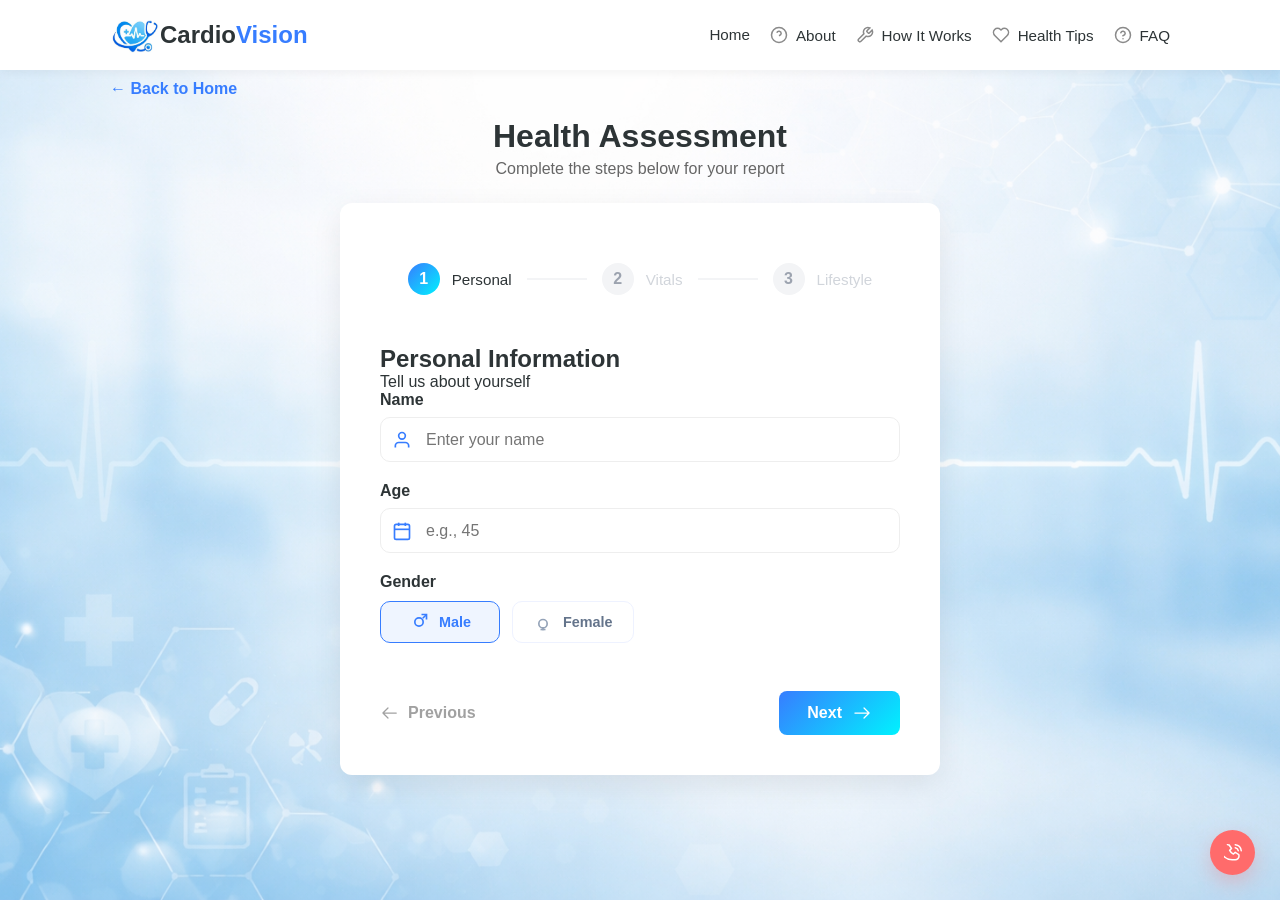
<file: result.html>
<!DOCTYPE html>
<html lang="en">
<head>
    <meta charset="UTF-8">
    <meta name="viewport" content="width=device-width, initial-scale=1.0">
    <title>CardioVision | About</title>
    <link rel="stylesheet" href="style.css">
    <link rel="preconnect" href="https://fonts.googleapis.com">
    <link rel="preconnect" href="https://fonts.gstatic.com" crossorigin>
    <link href="https://fonts.googleapis.com/css2?family=Inter:wght@400;600;700&display=swap" rel="stylesheet">
</head>
<body>
    <nav class="navbar">
    <div class="nav-container">
        <div class="logo"><img src="images/logo4.jpeg" alt="CardioVision Logo" style="width: 50px; height: 50px;">Cardio<span>Vision</span></div>
        <ul class="nav-links">
            <li><a href="index.html">Home</a></li>
            <li><a href="about.html">
                <svg width="18" height="18" viewBox="0 0 24 24" fill="none" stroke="currentColor" stroke-width="2"><circle cx="12" cy="12" r="10"/><path d="M9.09 9a3 3 0 0 1 5.83 1c0 2-3 3-3 3"/><line x1="12" y1="17" x2="12.01" y2="17"/></svg>
                About</a></li>
            <li><a href="how-it-works.html">
                <svg width="18" height="18" viewBox="0 0 24 24" fill="none" stroke="currentColor" stroke-width="2"><path d="M14.7 6.3a1 1 0 0 0 0 1.4l1.6 1.6a1 1 0 0 0 1.4 0l3.77-3.77a6 6 0 0 1-7.94 7.94l-6.91 6.91a2.12 2.12 0 0 1-3-3l6.91-6.91a6 6 0 0 1 7.94-7.94l-3.76 3.76z"/></svg>
                How It Works</a></li>
            <li><a href="health-tips.html">
                <svg width="18" height="18" viewBox="0 0 24 24" fill="none" stroke="currentColor" stroke-width="2"><path d="M20.42 4.58a5.4 5.4 0 0 0-7.65 0l-.77.78-.77-.78a5.4 5.4 0 0 0-7.65 0C1.46 6.7 1.33 10.28 4 13l8 8 8-8c2.67-2.72 2.54-6.3.42-8.42z"/></svg>
                Health Tips</a></li>
                <li>
    <a href="faq.html">
        <svg xmlns="http://www.w3.org/2000/svg" width="18" height="18" viewBox="0 0 24 24" fill="none" stroke="currentColor" stroke-width="2" stroke-linecap="round" stroke-linejoin="round" class="feather feather-help-circle">
            <circle cx="12" cy="12" r="10"></circle>
            <path d="M9.09 9a3 3 0 0 1 5.83 1c0 2-3 3-3 3"></path>
            <line x1="12" y1="17" x2="12.01" y2="17"></line>
        </svg>
        <span>FAQ</span>
    </a>
</li>
        </ul>
    </div>
</nav>

   <div id="results" class="results-container">
    <h2 class="result-title">Your Heart Risk Assessment</h2>
    <p class="result-subtitle">Based on the health data you provided</p>
    <h2 id="userGreeting"></h2>
    
    <div class="results-grid">
        <div class="results-card">
            <div class="score-container">
                <div class="circular-progress" id="riskCircleContainer">
                    <span id="riskPercent">0%</span>
                    <span class="score-label">Risk Score</span>
                </div>
                
                <div class="risk-badge" id="riskBadge">
                    <svg width="20" height="20" viewBox="0 0 24 24" fill="none" xmlns="http://www.w3.org/2000/svg">
                        <path d="M22 11.08V12a10 10 0 1 1-5.93-9.14M22 4L12 14.01l-3-3" stroke="currentColor" stroke-width="1.5" stroke-linecap="round" stroke-linejoin="round"/>
                    </svg>
                    <span id="riskCategory">Low Risk</span>
                </div>
            </div>

            <div class="data-summary" id="summaryGrid">
                </div>
                <div class="risk-explanation">
    <h3>Why this risk?</h3>
    <ul id="riskReasons"></ul>
</div>
        </div>

        <div class="recommendations-card">
            <div class="recs-header">
                <div class="rec-icon-box">
                    
                </div>
                <div>
                    <h3>Recommendations</h3>
                    <p>Personalized for you</p>
                </div>
            </div>
            
            <ul class="rec-list" id="recommendationList">
                </ul>

           <div class="final-disclaimer-box">
                <p><strong>Disclaimer:</strong> CardioVision is an awareness tool and does not provide medical diagnosis. Always consult a healthcare professional for medical advice.</p>
       <div class="retake-btn">
    <button type="button" onclick="showHome()">Take Assessment Again</button>
</div>
            </div>
        </div>
    </div>
        </div>
    </section>


   <footer>
    <div class="container">
        <p>&copy; 2026 <span>CardioVision</span>. All rights reserved.</p>
        <p style="font-size: 0.8rem; margin-top: 5px; opacity: 0.7;">
            Your partner in heart health awareness.
        </p>
    </div>
</footer>

  <script>
    window.onload = function() {
        const rawData = localStorage.getItem('cardioResults');
        if (!rawData) {
            window.location.href = "assessment.html";
            return;
        }

        const { score, data } = JSON.parse(rawData);

        // 1. Basic Info Fill
        document.getElementById("userGreeting").innerText = `Hi ${data.name}, your heart risk is ${score}%`;
        document.getElementById("riskPercent").innerText = score + "%";
        
        // 2. Update Circle Progress & Color
        let color = score >= 60 ? "#e53e3e" : (score >= 30 ? "#d69e2e" : "#27ae60");
        document.getElementById('riskCircleContainer').style.background = 
            `conic-gradient(${color} ${score * 3.6}deg, #f0f2f5 0deg)`;

        // 3. Fill Summary Grid
        document.getElementById('summaryGrid').innerHTML = `
            <div class="data-block"><span>Age</span><strong>${data.age}</strong></div>
            <div class="data-block"><span>BP</span><strong>${data.bp}</strong></div>
            <div class="data-block"><span>BMI</span><strong>${parseFloat(data.bmi).toFixed(1)}</strong></div>
            <div class="data-block"><span>Smoker</span><strong>${data.smoke ? 'Yes' : 'No'}</strong></div>
            <div class="data-block"><span>Diabetes</span><strong>${data.diabetes ? 'Yes' : 'No'}</strong></div>
        `;

        
       
        if (typeof renderResults === "function") {
            renderResults(score, data);
        }
    };
</script>
<script src="script.js"></script>

<a href="emergency.html" class="floating-emergency">
    <svg xmlns="http://www.w3.org/2000/svg" width="24" height="24" viewBox="0 0 24 24" fill="none" stroke="currentColor" stroke-width="2" stroke-linecap="round" stroke-linejoin="round">
        <path d="M15.05 5A5 5 0 0 1 19 8.95M15.05 1A9 9 0 0 1 23 8.95m-12.01 12.01a16 16 0 0 1-16-16A5 5 0 0 1 5 1c.67 0 1.31.12 1.9.34L10 6.01l-2.45 2.45a11.03 11.03 0 0 0 4.99 4.99L15 11l4.67 3.1c.22.59.34 1.23.34 1.9a5 5 0 0 1-5 5z"></path>
    </svg>
    <span>Emergency</span>
</a>
    
</body>
</html>
</file>
<file: style.css>
body {
    margin: 0;
    font-family: 'Segoe UI', sans-serif;

    background-image: url("images/bgg.png");
    background-size: cover;
    background-position: center;
    background-repeat: no-repeat;
    background-attachment: fixed;
    background-color: transparent !important; 
    color: var(--text-dark);
   
}
:root {
    /* YOUR BRAND COLORS */
    --primary-gradient: linear-gradient(135deg, #377DFF 0%, #00F2FE 100%);
    --primary-color: #377DFF;
    --primary-blue-hover: #2b6eff;
    --soft-blue: rgba(55, 125, 255, 0.08); /* Transparent blue for icon backgrounds */
    --bg-color: #f4f7f9;
    --text-dark: #2d3436;
    --text-light: #636e72;
    --white: #ffffff;
    --shadow: 0 10px 30px rgba(0, 0, 0, 0.08);
    --border-radius: 12px;
}

* { margin: 0; padding: 0; box-sizing: border-box; }
html 
{ 
    scroll-behavior: smooth; 
    font-size: 16px;
 }


.container 
{
     max-width: 1100px; 
     margin: 0 auto;
      padding: 0 20px; 
    }
.hidden { display: none !important; }

/* --- Navbar --- */
.navbar { position: fixed; top: 0; width: 100%; background: var(--white); box-shadow: 0 2px 10px rgba(0,0,0,0.05); z-index: 1000; }
.nav-container { display: flex; justify-content: space-between; align-items: center; height: 70px; max-width: 1100px; margin: 0 auto; padding: 0 20px; }
.logo { display: flex; align-items: center; font-size: 1.5rem; font-weight: 700; color: var(--text-dark); }
.logo span { color: var(--primary-color); }
.nav-links { display: flex; list-style: none; gap: 20px; }
.nav-links li a { text-decoration: none; color: var(--text-dark); font-weight: 500; display: flex; align-items: center; gap: 8px; font-size: 0.95rem; }
.nav-links li a:hover { color: var(--primary-color); }
.nav-links li a svg { color: #8a8a8a; }

/* --- Hero --- */
.hero { padding: 150px 0 80px; text-align: center; }
.badge-tag { display: inline-flex; align-items: center; gap: 6px; background-color: var(--soft-blue); color: var(--primary-color); padding: 8px 16px; border-radius: 50px; font-size: 0.9rem; font-weight: 600; margin-bottom: 20px; }
.hero h1 { font-size: 3.5rem; line-height: 1.2; margin-bottom: 20px; }
.hero h1 span {
    background: var(--primary-gradient);
    -webkit-background-clip: text;
    -webkit-text-fill-color: transparent;
    display: inline-block; /* Gradient alignment  */
}
.hero p { font-size: 1.2rem; color: var(--text-light); max-width: 700px; margin: 0 auto 40px; }

/* --- Feature Cards --- */
.feature-grid { display: grid; grid-template-columns: repeat(auto-fit, minmax(280px, 1fr)); gap: 25px; margin-top: 60px; }
.feature-card { background: var(--white); padding: 40px 30px; border-radius: 12px; box-shadow: var(--shadow); display: flex; flex-direction: column; align-items: center; text-align: center; transition: transform 0.3s; }
.feature-card:hover { transform: translateY(-10px); }
.icon-center-container { display: flex; justify-content: center; width: 100%; margin-bottom: 20px; }
.icon-square-bg { width: 50px; height: 50px; display: flex; align-items: center; justify-content: center; background-color: var(--soft-blue); border-radius: 12px; }
.feature-card h3 { margin-bottom: 15px; }
.feature-card p { font-size: 0.95rem; color: var(--text-light); }

/* --- Sections --- */
.section { padding: 80px 0; }
.bg-white { background: var(--white); }
.section-title { text-align: center; font-size: 2.5rem; margin-bottom: 60px; }
.section-text { text-align: center; max-width: 800px; margin: 0 auto; font-size: 1.1rem; }

/* --- How It Works (1, 2, 3 Gradient Circles) --- */
.steps-grid { display: grid; grid-template-columns: repeat(auto-fit, minmax(280px, 1fr)); gap: 30px; margin-top: 60px; }
.step-card { background: var(--white); padding: 30px; border-radius: 12px; box-shadow: var(--shadow); text-align: center; }
.step-num { 
    background: var(--primary-gradient); 
    width: 45px; height: 45px; border-radius: 50%; color: white; 
    font-weight: 700; margin: 0 auto 15px; display: flex; 
    align-items: center; justify-content: center; font-size: 1.2rem; 
}
.step-header { font-weight: 700; margin-bottom: 10px; }

/* --- Health Tips --- */
.tips-grid { display: grid; grid-template-columns: repeat(auto-fit, minmax(250px, 1fr)); gap: 20px; }
.tip-card { background: var(--white); padding: 30px; border-radius: var(--border-radius); box-shadow: var(--shadow); text-align: center; font-weight: 600; transition: transform 0.3s; }
.tip-card:hover { transform: translateY(-5px); }

/* --- Buttons (All Gradient) --- */
.btn-primary, .btn-next-blue, .btn-predict-risk { 
    display: inline-flex; align-items: center; gap: 10px; 
    background: var(--primary-gradient); color: white; 
    padding: 15px 30px; border-radius: 8px; text-decoration: none; 
    font-weight: 600; border: none; cursor: pointer; transition: 0.2s; 
}
.btn-primary:hover, .btn-next-blue:hover, .btn-predict-risk:hover { 
    opacity: 0.9; transform: translateY(-2px); 
}

/* Assessment Buttons specific padding */
.btn-next-blue, .btn-predict-risk { padding: 12px 28px; font-size: 1rem; }
.btn-back { display: inline-flex; align-items: center; gap: 8px; background: transparent; border: none; color: var(--primary-color); font-weight: 600; cursor: pointer; margin-bottom: 20px; font-size: 1rem; }
.btn-secondary { display: inline-flex; align-items: center; gap: 8px; background: #e0e0e0; color: var(--text-dark); padding: 12px 25px; border-radius: 8px; border: none; cursor: pointer; font-weight: 600; }
.btn-prev { display: inline-flex; align-items: center; gap: 8px; background: transparent; border: none; color: #a1a1a1; font-weight: 600; cursor: pointer; font-size: 1rem; transition: 0.2s; }

/* --- Assessment Card & Progress Bar --- */
.assessment-card { background: var(--white); max-width: 600px; margin: 0 auto; padding: 40px; border-radius: var(--border-radius); box-shadow: var(--shadow); }
.progbar-container { display: flex; align-items: center; justify-content: center; width: 100%; margin: 20px 0 50px; }
.progbar-item { display: flex; align-items: center; color: #d1d5db; font-weight: 500; font-size: 0.95rem; }
.progbar-circle { width: 32px; height: 32px; border-radius: 50%; background-color: #f3f4f6; color: #9ca3af; display: flex; align-items: center; justify-content: center; font-weight: 700; font-size: 1rem; margin-right: 12px; }
.progbar-line { flex-grow: 1; height: 2px; background-color: #f3f4f6; margin: 0 15px; max-width: 60px; }

/* Active Progress State (Gradient) */
.progbar-item.current .progbar-circle,
.progbar-item.completed .progbar-circle { background: var(--primary-gradient); color: var(--white); }
.progbar-item.current { color: var(--text-dark); }
.progbar-item.completed + .progbar-line { background: var(--primary-gradient); }

/* --- Form Elements --- */
.form-step { display: none; }
.form-step.active { display: block; }
.form-group { margin-bottom: 20px; text-align: left; }
.form-group label { display: block; margin-bottom: 8px; font-weight: 600; }
.form-group input, .form-group select { width: 100%; padding: 12px; border: 1px solid #ddd; border-radius: 8px; font-size: 1rem; }
.form-btns-fixed { display: flex; justify-content: space-between; margin-top: 40px; }

/* --- Footer & Disclaimer --- */
.bg-light-end { background-color: #f0f2f5; padding: 40px 0; border-radius: 12px; margin: 0 auto 60px; max-width: 1000px; text-align: center; }
/* --- Footer Styling --- */
footer {
    padding: 30px 0;
    text-align: center;
    background: #f8fafc; 
    border-top: 1px solid #eef2ff;
    color: var(--text-light);
    font-size: 0.9rem;
    font-weight: 500;
}

footer span {
    color: var(--primary-color); 
    font-weight: 700;
}

/* --- Results Section Updated --- */
.results-container { 
    text-align: center; 
    padding: 60px 20px;
    display: flex;
    flex-direction: column;
    align-items: center;
}

/* Heading */
.results-container h2 {
    font-size: 2.2rem;
    font-weight: 800;
    margin-bottom: 10px; 
    color: var(--text-dark);
    line-height: 1.2;
}

/* Subtext*/
.results-container p {
    font-size: 1.1rem;
    color: var(--text-light);
    margin-bottom: 40px; 
    line-height: 1.5;
}

.results-grid { 
    display: grid; 
    grid-template-columns: 450px 1fr; 
    gap: 30px; 
    max-width: 1000px; 
    margin: 0 auto; 
    text-align: left; 
    align-items: start;
}





.results-card, .recommendations-card { 
    background: var(--white); 
    padding: 35px; 
    border-radius: 16px; 
    box-shadow: var(--shadow); 
}

/* --- Dynamic Circle --- */
.circular-progress { 
    width: 150px; 
    height: 150px; 
    border-radius: 50%; 
    display: flex; 
    flex-direction: column; 
    align-items: center; 
    justify-content: center; 
    margin: 0 auto 15px; 
    position: relative; 
    background: #f0f2f5; 
    transition: background 0.5s ease;
}

.circular-progress::before { 
    content: ""; 
    position: absolute; 
    width: 135px; 
    height: 135px; 
    background: white; 
    border-radius: 50%; 
    z-index: 1;
}

#riskPercent { 
    position: relative; 
    z-index: 2; 
    font-size: 2.5rem; 
    font-weight: 800; 
    line-height: 1;
    margin-bottom: 5px;
}

.score-label {
    position: relative;
    z-index: 2;
    font-size: 0.85rem;
    color: var(--text-light);
}

/* --- Risk Badge (Small Box) --- */
.risk-badge {
    display: inline-flex;
    align-items: center;
    justify-content: center;
    padding: 6px 16px;
    border-radius: 50px;
    margin: 0 auto 25px;
    font-weight: 700;
    font-size: 0.9rem;
    display: flex;
    width: fit-content;
}

/* Risk Status Colors - matching with your image */
.low-risk { background-color: #f0fff4; border: 1px solid #c6f6d5; }
.med-risk { background-color: #fffaf0; border: 1px solid #feebc8; }
.high-risk { background-color: #fff5f5; border: 1px solid #fed7d7; }

/* --- User Data Blocks --- */
.data-summary {
    display: grid;
    grid-template-columns: repeat(3, 1fr);
    gap: 12px;
    margin-top: 25px;
}

.data-block {
    background: #f8fafc;
    padding: 12px 8px;
    border-radius: 10px;
    text-align: center;
    border: 1px solid #f1f5f9;
}

.data-block span { 
    display: block; 
    font-size: 0.75rem; 
    color: #94a3b8; 
    margin-bottom: 4px;
    text-transform: capitalize;
}

.data-block strong { 
    font-size: 0.95rem; 
    color: var(--text-dark); 
    font-weight: 700;
}

/* --- Recommendations --- */
.recs-header h3 { 
    font-size: 1.5rem; 
    margin-bottom: 5px; 
}

#riskCategory {
    font-weight: 800;
}

.rec-list {
    list-style: none;
    padding: 0;
    margin-top: 20px;
}

.rec-list li {
    background: #f8fafc;
    padding: 15px 20px;
    border-radius: 12px;
    margin-bottom: 15px;
    border: 1px solid #e2e8f0;
    font-size: 0.95rem;
}

/* --- Disclaimer Box --- */
.final-disclaimer-box {
    margin-top: 30px;
    padding: 15px 20px;
    background-color: #f1f5f9; 
    border-radius: 8px;
    border-left: 4px solid #cbd5e1;
}

.final-disclaimer-box p {
    font-size: 0.85rem;
    color: #64748b;
    line-height: 1.5;
    margin: 0;
}

@media (max-width: 850px) {
    .results-grid { grid-template-columns: 1fr; }
}
/* Gender Selection Container */
.gender-selection {
    display: flex;
    gap: 12px;
    margin-top: 10px;
}


.gender-option input[type="radio"] {
    position: absolute;
    opacity: 0;
    width: 0;
    height: 0;
}

/* 2. Normal Box Style */
.gender-box {
    display: flex;
    align-items: center;
    justify-content: center;
    padding: 10px 20px;
    background: #fff;
    border: 1.5px solid #eef2ff;
    border-radius: 10px;
    cursor: pointer;
    transition: all 0.2s ease;
    gap: 10px;
    min-width: 120px;
}

.gender-box span {
    font-weight: 600;
    font-size: 0.9rem;
    color: #64748b;
}

.gender-box svg {
    color: #94a3b8;
}


.gender-option input:checked + .gender-box {
    border-color: var(--primary-color);
    background-color: var(--soft-blue);
}

.gender-option input:checked + .gender-box span,
.gender-option input:checked + .gender-box svg {
    color: 
    var(--primary-color);
}
/* Homepage About Section - Image-less Box Style */
.about-card-container.no-image {
    background: var(--white);
    padding: 25px 35px; 
    border-radius: 16px;
    box-shadow: var(--shadow);
    border: 1px solid #e2e8f0;
    
    max-width: 850px;   
    margin: 0 auto;      
}

.about-header {
    margin-bottom: 40px;
    border-bottom: 1px solid #f1f5f9;
    padding-bottom: 20px;
}

.about-content-grid {
    display: grid;
    grid-template-columns: 1fr 1fr; 
    gap: 40px;
    align-items: start;
}

.about-description {
    color: var(--text-light);
    font-size: 1.15rem;
    line-height: 1.8;
}

/* Icons & Features in Right Column */
.about-stats-box {
    display: flex;
    flex-direction: column;
    gap: 25px;
    background: #f8fafc; /* Slightly different background for the info side */
    padding: 30px;
    border-radius: 16px;
}

.a-feat {
    display: flex;
    align-items: flex-start;
    gap: 15px;
}

.a-feat svg {
    color: var(--primary-color);
    background: var(--soft-blue);
    padding: 6px;
    border-radius: 8px;
    flex-shrink: 0;
}

.a-feat strong {
    display: block;
    font-size: 1.1rem;
    color: var(--text-dark);
    margin-bottom: 4px;
}

.a-feat p {
    font-size: 0.9rem;
    color: var(--text-light);
    margin: 0;
}

/* Mobile View */
@media (max-width: 850px) {
    .about-content-grid {
        grid-template-columns: 1fr;
    }
    .about-card-container.no-image {
        padding: 30px;
    }
}
/* --- Modern Health Tips Styling --- */
.tips-grid-modern {
    display: grid;
    grid-template-columns: repeat(auto-fit, minmax(250px, 1fr));
    gap: 25px;
    margin-top: 20px;
}

.tip-card-modern {
    background: var(--white);
    padding: 35px 25px;
    border-radius: 20px;
    box-shadow: var(--shadow);
    text-align: left;
    border: 1px solid #f1f5f9;
    transition: all 0.3s ease;
    display: flex;
    flex-direction: column;
}

.tip-card-modern:hover {
    transform: translateY(-10px);
    border-color: var(--primary-color);
}

.tip-icon-box {
    width: 50px;
    height: 50px;
    background-color: var(--soft-blue);
    border-radius: 12px;
    display: flex;
    align-items: center;
    justify-content: center;
    margin-bottom: 20px;
}

.tip-icon-box svg {
    color: var(--primary-color);
}

.tip-card-modern h3 {
    font-size: 1.25rem;
    margin-bottom: 12px;
    color: var(--text-dark);
}

.tip-card-modern p {
    font-size: 0.95rem;
    color: var(--text-light);
    line-height: 1.6;
    margin: 0;
}

/* Section Title Highlight */

/* Standard Section Header */
.section-header {
    max-width: 700px;
    margin: 0 auto 50px;
    text-align: center;
}

.section-title {
    font-size: 2.5rem;
    color: var(--text-dark);
    margin-bottom: 15px;
}

.section-title span {
    color: var(--primary-color);
    background: var(--primary-gradient);
    -webkit-background-clip: text;
    -webkit-text-fill-color: transparent;
}


#about.section {
    padding: 120px 0 40px; 
    background-color: transparent !important; 
}




.about-content-grid {
    display: grid;
    grid-template-columns: 1.2fr 0.8fr;
    gap: 25px;           
    align-items: center; 
}




.a-feat strong {
    font-size: 0.9rem;
}

.a-feat p {
    font-size: 0.8rem;
    line-height: 1.4;
}


.section-header {
    margin-bottom: 25px; 
}
/* Input container position */
.input-with-icon {
    position: relative;
    display: flex;
    align-items: center;
}

/* Icon style and positioning */
.input-icon {
    position: absolute;
    left: 12px;
    color: #377DFF; /* primary blue color */
}

/* Input box spacing adjustment */
.input-with-icon input {
    padding-left: 45px !important; /* Icon space */
    width: 100%;
    height: 45px;
    border-radius: 10px;
    border: 1.5px solid #eee;
}

/* Hover/Focus effect like reference image */
.input-with-icon input:focus {
    border-color: #377DFF;
    outline: none;
    box-shadow: 0 0 0 3px rgba(55, 125, 255, 0.1);
}

.checkbox-group {
    display: flex;
    flex-direction: column;
    gap: 12px;
}

.custom-checkbox input {
    position: absolute;
    opacity: 0;
    cursor: pointer;
}

.checkbox-box {
    display: flex;
    align-items: center;
    gap: 15px;
    padding: 12px 20px;
    border: 1.5px solid #eee;
    border-radius: 12px;
    cursor: pointer;
    transition: all 0.3s ease;
}

.check-icon {
    color: #888;
}

/* Checkbox  */
.custom-checkbox input:checked + .checkbox-box {
    border-color: #377DFF;
    background-color: rgba(55, 125, 255, 0.05);
}

.custom-checkbox input:checked + .checkbox-box .check-icon {
    color: #377DFF;
}

.custom-checkbox input:checked + .checkbox-box span {
    color: #377DFF;
    font-weight: 600;
}
/* Recommendation List Layout */
#recommendationList {
    display: flex;
    flex-direction: column;
    gap: 15px;
    padding: 0;
    list-style: none; 
}

/* Individual Card Style */
.reco-item {
    display: flex;
    gap: 15px;
    padding: 15px;
    border-radius: 12px;
    align-items: center;
    border-left: 5px solid #eee;
    background: #fff;
    box-shadow: 0 4px 12px rgba(0,0,0,0.03);
    transition: transform 0.2s;
}

/* Priority Color Variations */
.high-priority {
    background: #FFF5F5; /* Light red */
    border-left-color: #FF4B4B; /* Strong red border */
}

.medium-priority {
    background: #FFFBEB; /* Light yellow */
    border-left-color: #FBBF24; /* Strong yellow border */
}

.healthy-status {
    background: #F0FFF4; /* Light green */
    border-left-color: #48BB78; /* Strong green border */
}

/* Icon box inside the card */
.reco-icon {
    font-size: 1.4rem;
    min-width: 45px;
    height: 45px;
    background: #fff;
    display: flex;
    align-items: center;
    justify-content: center;
    border-radius: 50%;
    box-shadow: 0 2px 6px rgba(0,0,0,0.05);
}

.reco-text strong {
    display: block;
    font-size: 0.95rem;
    color: #333;
    margin-bottom: 2px;
}

.reco-text span {
    font-size: 0.85rem;
    color: #666;
}
.input-with-icon select {
    padding-left: 45px;   /* space for icon */
    width: 100%;
    height: 45px;
    border-radius: 10px;
    border: 1.5px solid #eee;
}
.input-icon {
    position: absolute;
    left: 12px;
    top: 50%;
    transform: translateY(-50%);
    color: #377DFF;
}
.checkbox-box:hover {
    border-color: #377DFF;
    transform: translateY(-1px);
}
.retake-btn {
    text-align: center;
    margin-top: 30px;
}

.retake-btn button {
    background: #377DFF;
    color: white;
    border: none;
    padding: 12px 25px;
    border-radius: 8px;
    cursor: pointer;
    font-weight: 600;
}

.retake-btn button:hover {
    background: #2c64cc;
}
.hero h1, .hero p, .feature-card h3, .feature-card p {
    position: relative;
    z-index: 5;
    color: #2d3436; /* Ensure this contrasts with your background */
}
/* Result page logic */
.results {
    display: block; 
    width: 100%;
    margin-top: 100px; 
}


#results:not(.hidden) {
    display: block !important;
}
.btn-emergency-nav {
    display: flex;
    align-items: center;
    gap: 8px; 
    /* Softer Red/Coral color */
    background: #FF6B6B !important; 
    color: white !important;
    padding: 10px 18px !important;
    border-radius: 50px; 
    font-weight: 700 !important;
    transition: all 0.3s ease;
    /* Adjusted shadow color to match softer red */
    box-shadow: 0 4px 15px rgba(255, 107, 107, 0.2);
}

.btn-emergency-nav svg {
    color: white !important;
}

.btn-emergency-nav:hover {
    /* Slightly darker on hover */
    background: #FF5252 !important;
    transform: translateY(-2px);
    box-shadow: 0 6px 20px rgba(255, 82, 82, 0.3);
}
.btn-hospital-map {
    display: inline-flex;
    align-items: center;
    background: #1E40AF; /* Deep Royal Blue */
    color: white;
    padding: 15px 30px;
    border-radius: 10px;
    text-decoration: none;
    font-weight: 600;
    transition: all 0.3s ease;
    box-shadow: 0 4px 12px rgba(30, 64, 175, 0.2);
    border: none;
    cursor: pointer;
}

.btn-hospital-map:hover {
    background: #1e3a8a; /* Slightly Darker Blue */
    transform: translateY(-2px);
    box-shadow: 0 6px 18px rgba(30, 64, 175, 0.3);
}
.floating-emergency {
    position: fixed;
    bottom: 25px; 
    right: 25px;  
    background: #FF6B6B;
    color: white;
    padding: 10px 20px; 
    border-radius: 50px;
    display: flex;
    align-items: center;
    gap: 8px;
    text-decoration: none;
    font-weight: 600; 
    font-size: 0.9rem; 
    box-shadow: 0 8px 20px rgba(255, 107, 107, 0.3);
    z-index: 9999;
    transition: all 0.3s ease;
}


.floating-emergency svg {
    width: 18px;
    height: 18px;
}
.floating-emergency span {
    display: none; 
}

.floating-emergency:hover span {
    display: inline; 
}

.floating-emergency {
    padding: 12px; 
    width: 45px;
    height: 45px;
    justify-content: center;
    overflow: hidden;
}

.floating-emergency:hover {
    width: auto; 
    padding: 10px 20px;
}
.nav-links li a svg {
    transition: color 0.3s ease;
}

.nav-links li a:hover svg {
    color: var(--primary-color); 
}
.feature-card {
    background: rgba(255, 255, 255, 0.7);
    backdrop-filter: blur(10px);
    border: 1px solid rgba(255, 255, 255, 0.3);
}
@keyframes pulse-red {
    0% { box-shadow: 0 0 0 0 rgba(255, 107, 107, 0.7); }
    70% { box-shadow: 0 0 0 10px rgba(255, 107, 107, 0); }
    100% { box-shadow: 0 0 0 0 rgba(255, 107, 107, 0); }
}
.floating-emergency { animation: pulse-red 2s infinite; }
</file>
